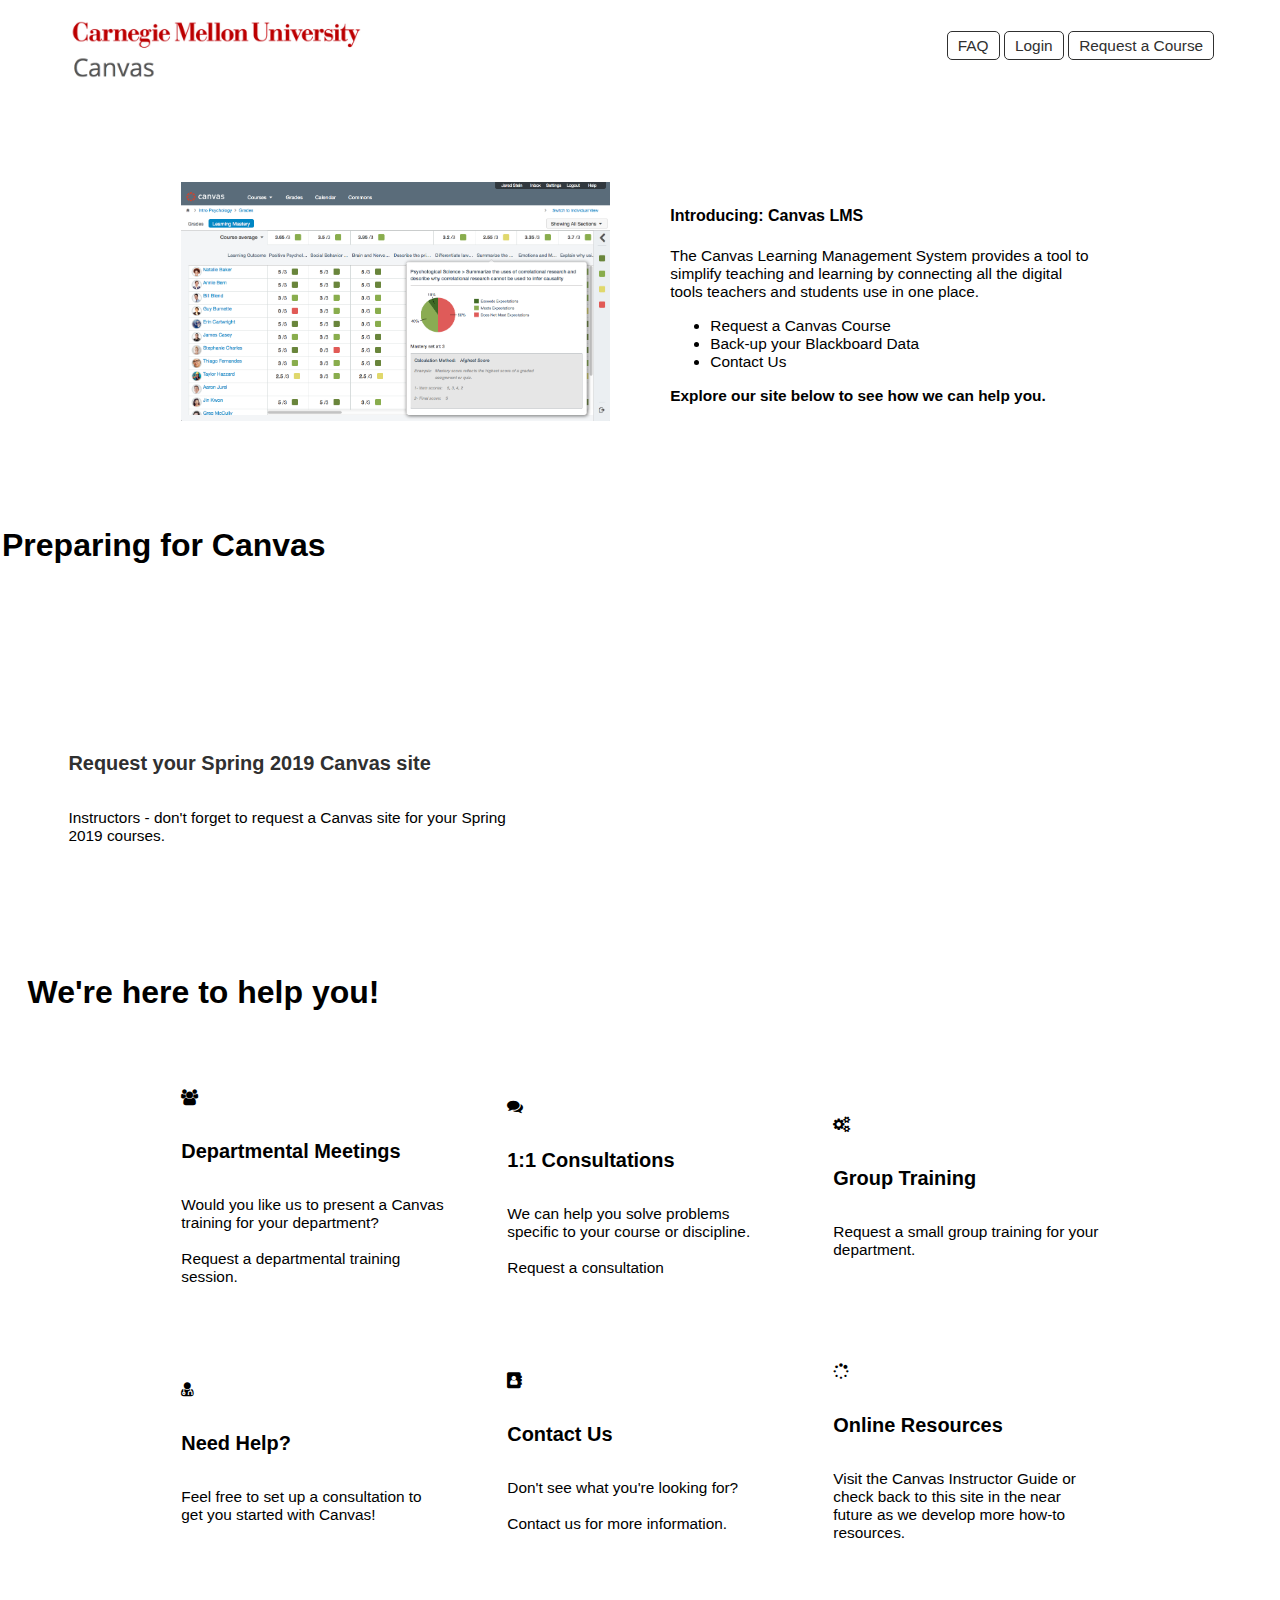
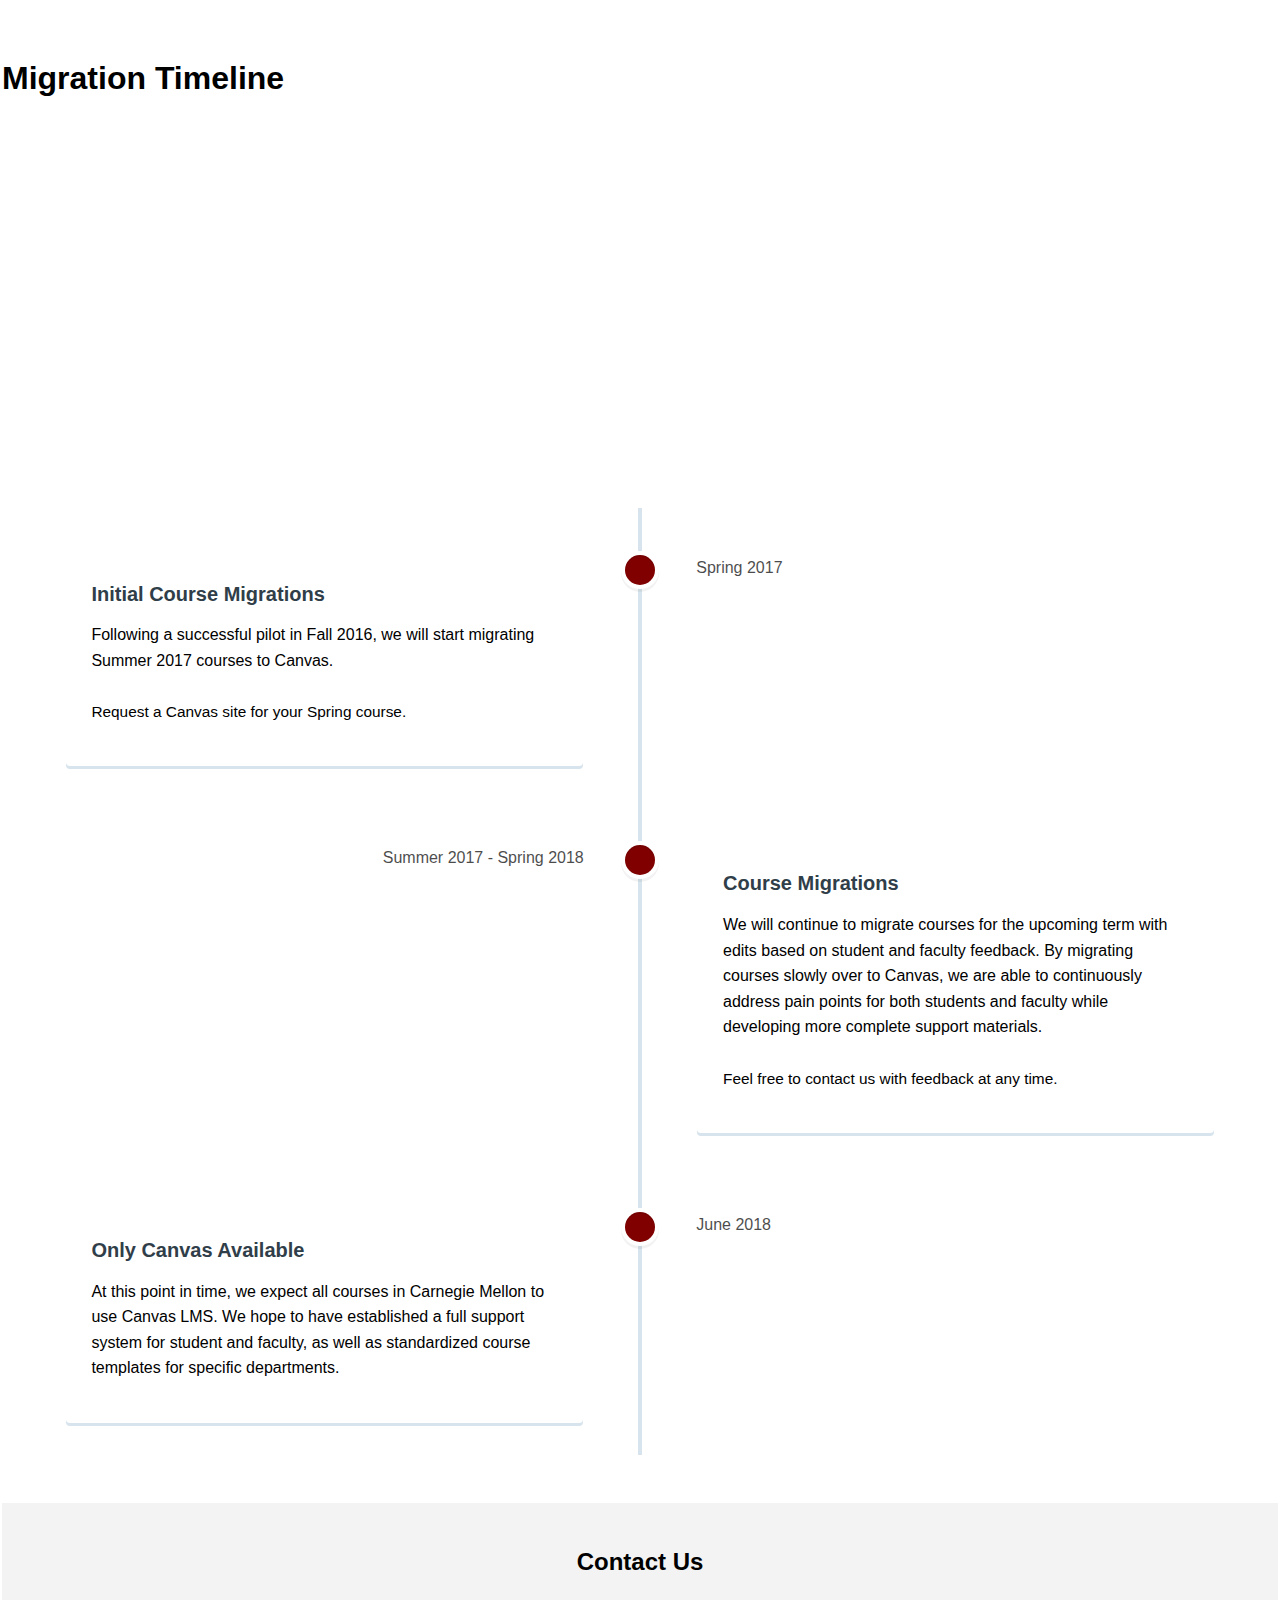
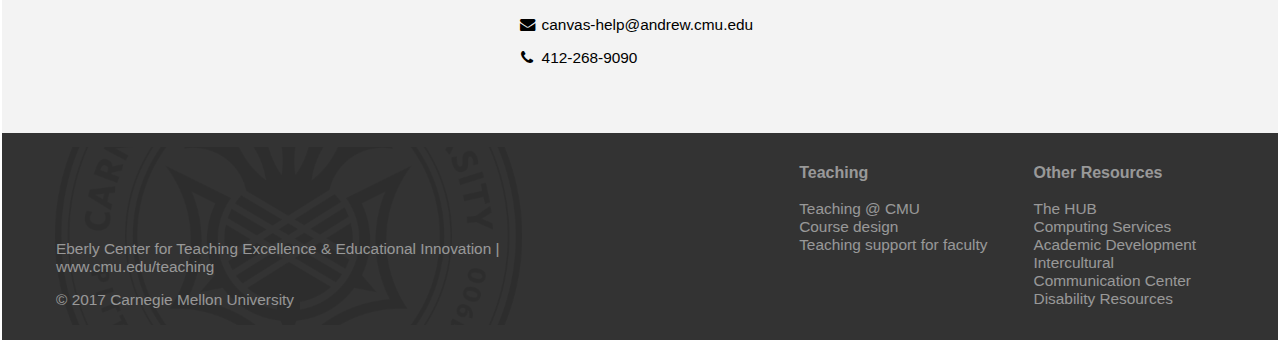
<file: index.html>
<!DOCTYPE html>
<html>
<head>
	<title>CMU Canvas</title>

	<meta charset="UTF-8">
	<meta name="description" content="A placeholder help website for Canvas use in courses at Carnegie Mellon University. Contact the CMU Eberly Center for help or more details.">
	<meta name="keywords" content="education, university, higher education, help, canvas, learning management system, lms, carnegie mellon university, eberly center">
  <meta name="author" content="http://seanpark.xyz">
  <meta name="viewport" content="width=device-width, initial-scale=1.0">

	<link rel="icon" href="./icons/favicon.ico" />
	<link rel="stylesheet" href="css/timeline.css"> <!-- Resource style -->
	<link rel="stylesheet" type="text/css" href="css/styles.css">
	<link rel="stylesheet" type="text/css" href="css/responsive.css">
	<link rel="stylesheet" type="text/css" href="css/button.css">
	<link rel="stylesheet" type="text/css" href="css/font-sizes.css">
	<link rel="stylesheet" href="css/font-awesome.min.css">
	
	<!-- Google Analytics Tracker -->
	<script>
	  (function(i,s,o,g,r,a,m){i['GoogleAnalyticsObject']=r;i[r]=i[r]||function(){
	  (i[r].q=i[r].q||[]).push(arguments)},i[r].l=1*new Date();a=s.createElement(o),
	  m=s.getElementsByTagName(o)[0];a.async=1;a.src=g;m.parentNode.insertBefore(a,m)
	  })(window,document,'script','https://www.google-analytics.com/analytics.js','ga');

	  ga('create', 'UA-34625822-6', 'auto');
	  ga('send', 'pageview');

	</script>

</head>
<body>
	<header>
		<nav>
			<ul id="nav-buttons">
			  <li id="cmu-logo"><img src="images/cmu_canvas_logo.png" /></li>
                          <li><a class="btn" href="faqs/index.html">FAQ</a></li>
			  <li><a class="btn" href="https://cmu.instructure.com">Login</a></li>
			  <li><a class="btn" href="https://requests.eberly.cmu.edu">Request a Course</a></li>
			</ul>	
		</nav>
	</header>
	

	<div id="home-banner">
	
		<div class="announcement">
			<h5>
				Request your Spring 2019 Canvas site
			</h5>
			<p>
				Instructors - don't forget to <a href="https://requests.eberly.cmu.edu">request a Canvas site</a> for your Spring 2019 courses.
			</p>
		</div>
	</div>

	<main>
		<section id="intro">
			<table>
				<tr>
					<td>
						<img src="images/canvas.png" alt="Welcome to Canvas!">
					</td>
					<td>
						<h4>Introducing: Canvas LMS</h4>
						<p>
							The Canvas Learning Management System provides a tool to simplify teaching and learning by connecting all the digital tools teachers and students use in one place.
						</p>
						<ul>
							<li><a href="https://requests.eberly.cmu.edu">Request a Canvas Course</a></li>
							<li><a href="http://www.cmu.edu/blackboard/build/#export" target="_blank">Back-up your Blackboard Data</a></li>
							<li><a href="#contact-info">Contact Us</a></li>
						</ul>
						<p><b>
							Explore our site below to see how we can help you.
						</b></p>
					</td>
				</tr>
			</table>
		</section>
		<div class="banner">
			<h1>Preparing for Canvas</h1>
		</div> 
		<section id="help-summary">
			<h1>We're here to help you!</h1>
			<table>
				<tr>
					<td>
						<i class="fa fa-group" aria-hidden="true"></i>
						<h5>Departmental Meetings</h5>
						<p>
							Would you like us to present a Canvas training for your department?
							<br/><br/><a href="mailto:canvas-help@andrew.cmu.edu">Request a departmental training session.</a>
						</p>
					</td>
					<td>
						<i class="fa fa-comments" aria-hidden="true"></i>
						<h5>1:1 Consultations</h5>
						<p>
							We can help you solve problems specific to your course or discipline. 
							<br/><br/><a href="mailto:canvas-help@andrew.cmu.edu">Request a consultation</a>
						</p>
					</td>
					<td>
						<i class="fa fa-cogs" aria-hidden="true"></i>
						<h5>Group Training</h5>
						<p>
							<a href="mailto:canvas-help@andrew.cmu.edu">Request a small group training</a> for your department.
						</p>
					</td>
				</tr>
				<tr>
					<td>
						<i class="fa fa-user-md" aria-hidden="true"></i>
						<h5>Need Help?</h5>
						<p>
							Feel free to set up a consultation to get you started with Canvas!
						</p>
					</td>
					<td>
						<i class="fa fa-address-book" aria-hidden="true"></i>
						<h5>Contact Us</h5>
						<p>
							Don't see what you're looking for?<br/><br/> <a href="mailto: canvas-help@andrew.cmu.edu">Contact us for more information.</a>
						</p>
					</td>
					<td>
						<i class="fa fa-spinner" aria-hidden="true"></i>
						<h5>Online Resources</h5>
						<p>
							Visit the <a href="Canvas QuickStart-version0717.pdf" target="_blank">Canvas Instructor Guide</a> or check back to this site in the near future as we develop more how-to resources.
						</p>
					</td>
				</tr>
			</table>
		</section>
		<div class="banner">
			<h1>Migration Timeline</h1>
		</div>
		<section id="cd-timeline" class="cd-container">
			<div class="cd-timeline-block">
				<div class="cd-timeline-img cd-circle">					
				</div> <!-- cd-timeline-img -->

				<div class="cd-timeline-content">
					<h2>Initial Course Migrations</h2>
					<p> 
						Following a successful pilot in Fall 2016, we will start migrating Summer 2017 courses to Canvas.<br/><br/>
						<a href="https://requests.eberly.cmu.edu/courses/canvas">Request a Canvas site for your Spring course.</a>
					</p>
					<span class="cd-date">Spring 2017</span>
				</div> <!-- cd-timeline-content -->
			</div> <!-- cd-timeline-block -->

			<div class="cd-timeline-block">
				<div class="cd-timeline-img cd-circle">
				</div> <!-- cd-timeline-img -->

				<div class="cd-timeline-content">
					<h2>Course Migrations</h2>
					<p>
						We will continue to migrate courses for the upcoming term with edits based on student and faculty feedback. By migrating courses slowly over to Canvas, we are able to continuously address pain points for both students and faculty while developing more complete support materials. <br/><br/><a href="">Feel free to contact us with feedback at any time.</a>
					</p>
					<span class="cd-date">Summer 2017 - Spring 2018</span>
				</div> <!-- cd-timeline-content -->
			</div> <!-- cd-timeline-block -->

			<div class="cd-timeline-block">
				<div class="cd-timeline-img cd-circle">
				</div> <!-- cd-timeline-img -->

				<div class="cd-timeline-content">
					<h2>Only Canvas Available</h2>
					<p>
						At this point in time, we expect all courses in Carnegie Mellon to use Canvas LMS. We hope to have established a full support system for student and faculty, as well as standardized course templates for specific departments.
					</p>
					<span class="cd-date">June 2018</span>
				</div> <!-- cd-timeline-content -->
			</div> <!-- cd-timeline-block -->
		</section> <!-- cd-timeline -->

		<section id="contact-info">
			<h2>Contact Us</h2>
			<ul>
				<li>
					<p>
						<i class="fa fa-fw fa-envelope" aria-hidden="true"></i>
						<a href="mailto:canvas-help@andrew.cmu.edu">canvas-help@andrew.cmu.edu</a>
					</p>
				</li>
				<li>
					<p>
						<i class="fa fa-fw fa-phone" aria-hidden="true"></i>
						412-268-9090
					</p>
				</li>
			</ul>
		</section>
	</main>

	<footer>
		<table>
			<tr>
				<td id="copyright" colspan="2">
					<p>
						<a href="http://www.eberly.cmu.edu/">Eberly Center for Teaching Excellence & Educational Innovation</a> | <a href="http://www.cmu.edu/teaching/" target="_blank">www.cmu.edu/teaching</a>
					</p>
					<p>
						© 2017 Carnegie Mellon University
					</p>
				</td>
				<td>

				</td>
				<td>
					<ul>
						<li><b>Teaching</b></li>
						<br/>
						<li><a href="http://www.cmu.edu/teaching/">Teaching @ CMU</a></li>
						<li><a href="http://www.cmu.edu/teaching/designteach/">Course design</a></li>
						<li><a href="http://eberly.cmu.edu/services/faculty">Teaching support for faculty</a></li>
						<!--<li><a>Request a Consultation</a></li>-->
					</ul>
				</td>
				<td>
					<ul>
						<li><b>Other Resources</b></li>
						<br/>
						<li><a href="http://www.cmu.edu/hub/">The HUB</a></li>
						<li><a href="http://www.cmu.edu/computing/">Computing Services</a></li>
						<li><a href="http://www.cmu.edu/acadev/">Academic Development</a></li>
						<li><a href="http://www.cmu.edu/icc/">Intercultural Communication Center</a></li>
						<li><a href="https://www.cmu.edu/hr/eos/disability/">Disability Resources</a></li>
					</ul>
				</td>
			</tr>
		</table>
	</footer>

	<script
  src="https://code.jquery.com/jquery-3.2.1.min.js"
  integrity="sha256-hwg4gsxgFZhOsEEamdOYGBf13FyQuiTwlAQgxVSNgt4="
  crossorigin="anonymous"></script>
	<script type="text/javascript">
		$(document).ready(function(){
			$('a[href^="#"]').on('click',function (e) {
			    e.preventDefault();

			    var target = this.hash;
			    var $target = $(target);

			    $('html, body').stop().animate({
			        'scrollTop': $target.offset().top
			    }, 900, 'swing', function () {
			        window.location.hash = target;
			    });
			});
		});
	</script>

</body>
</html>
</file>
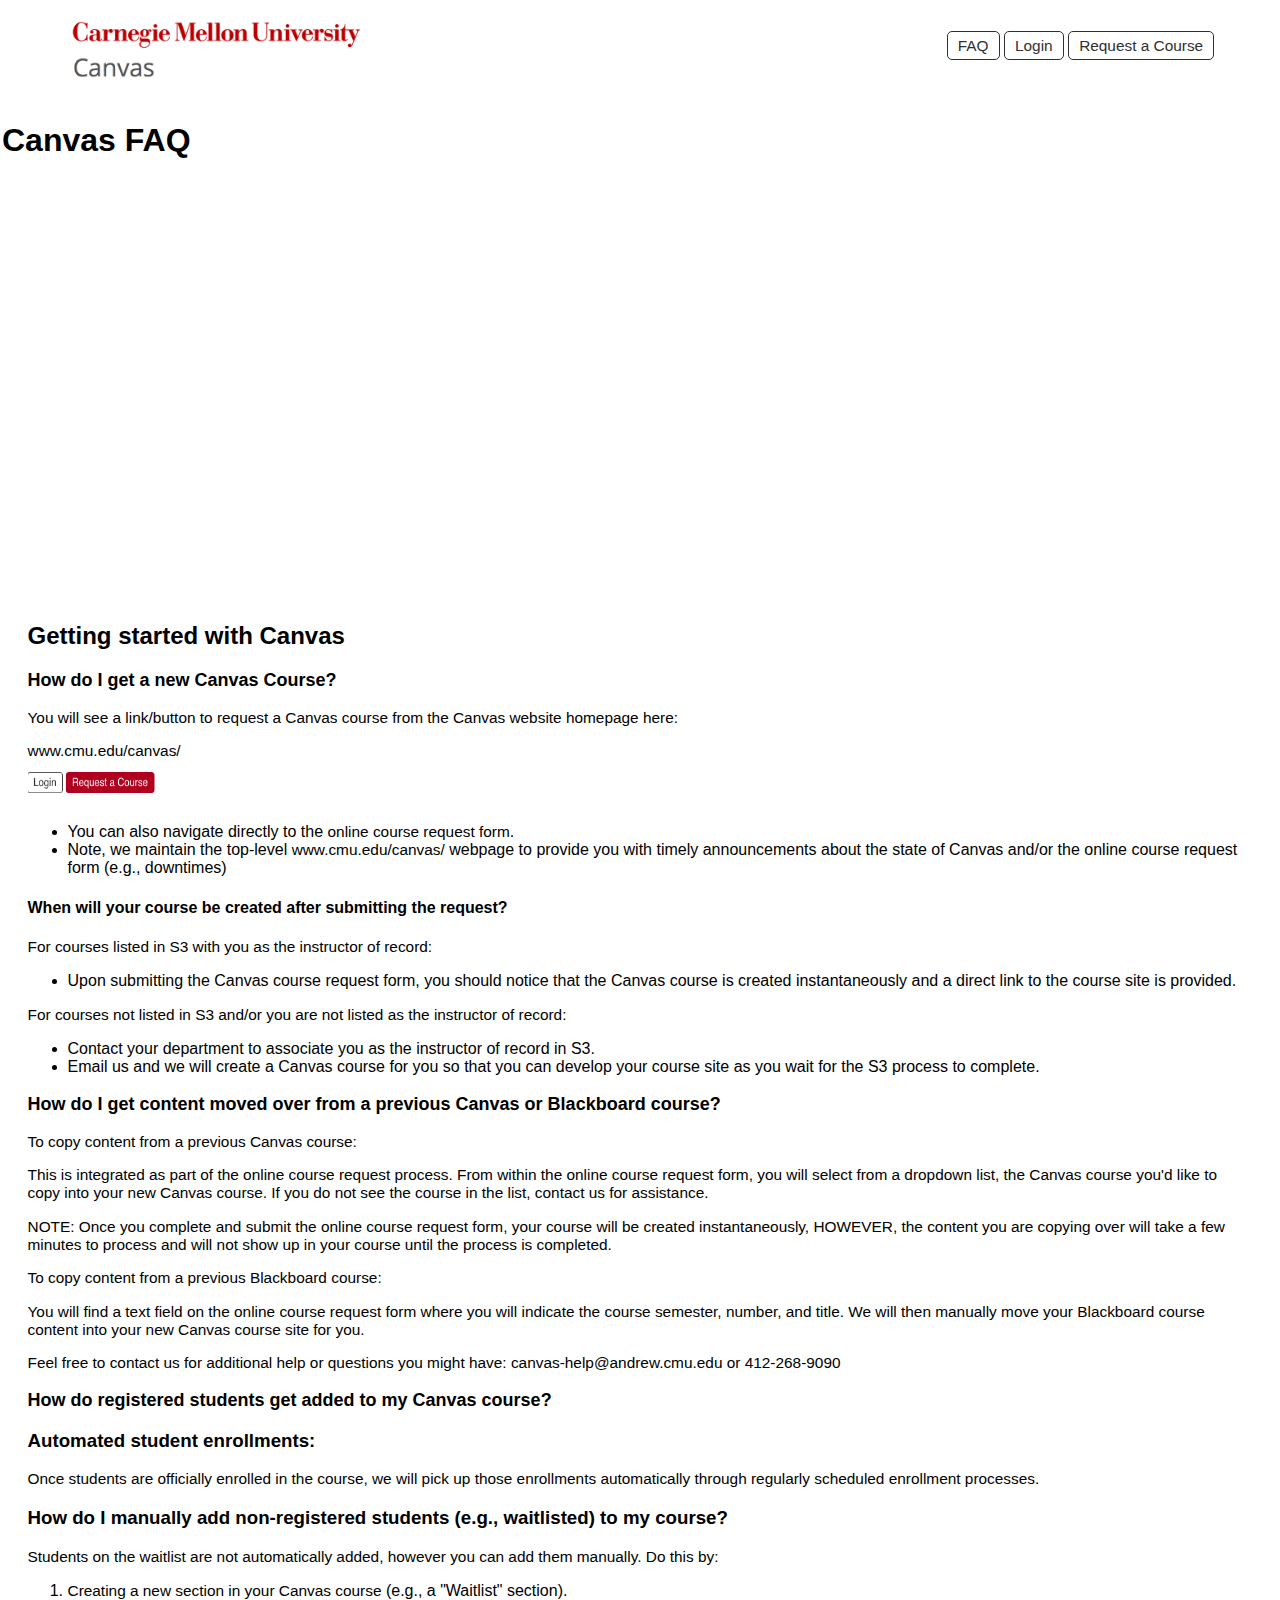
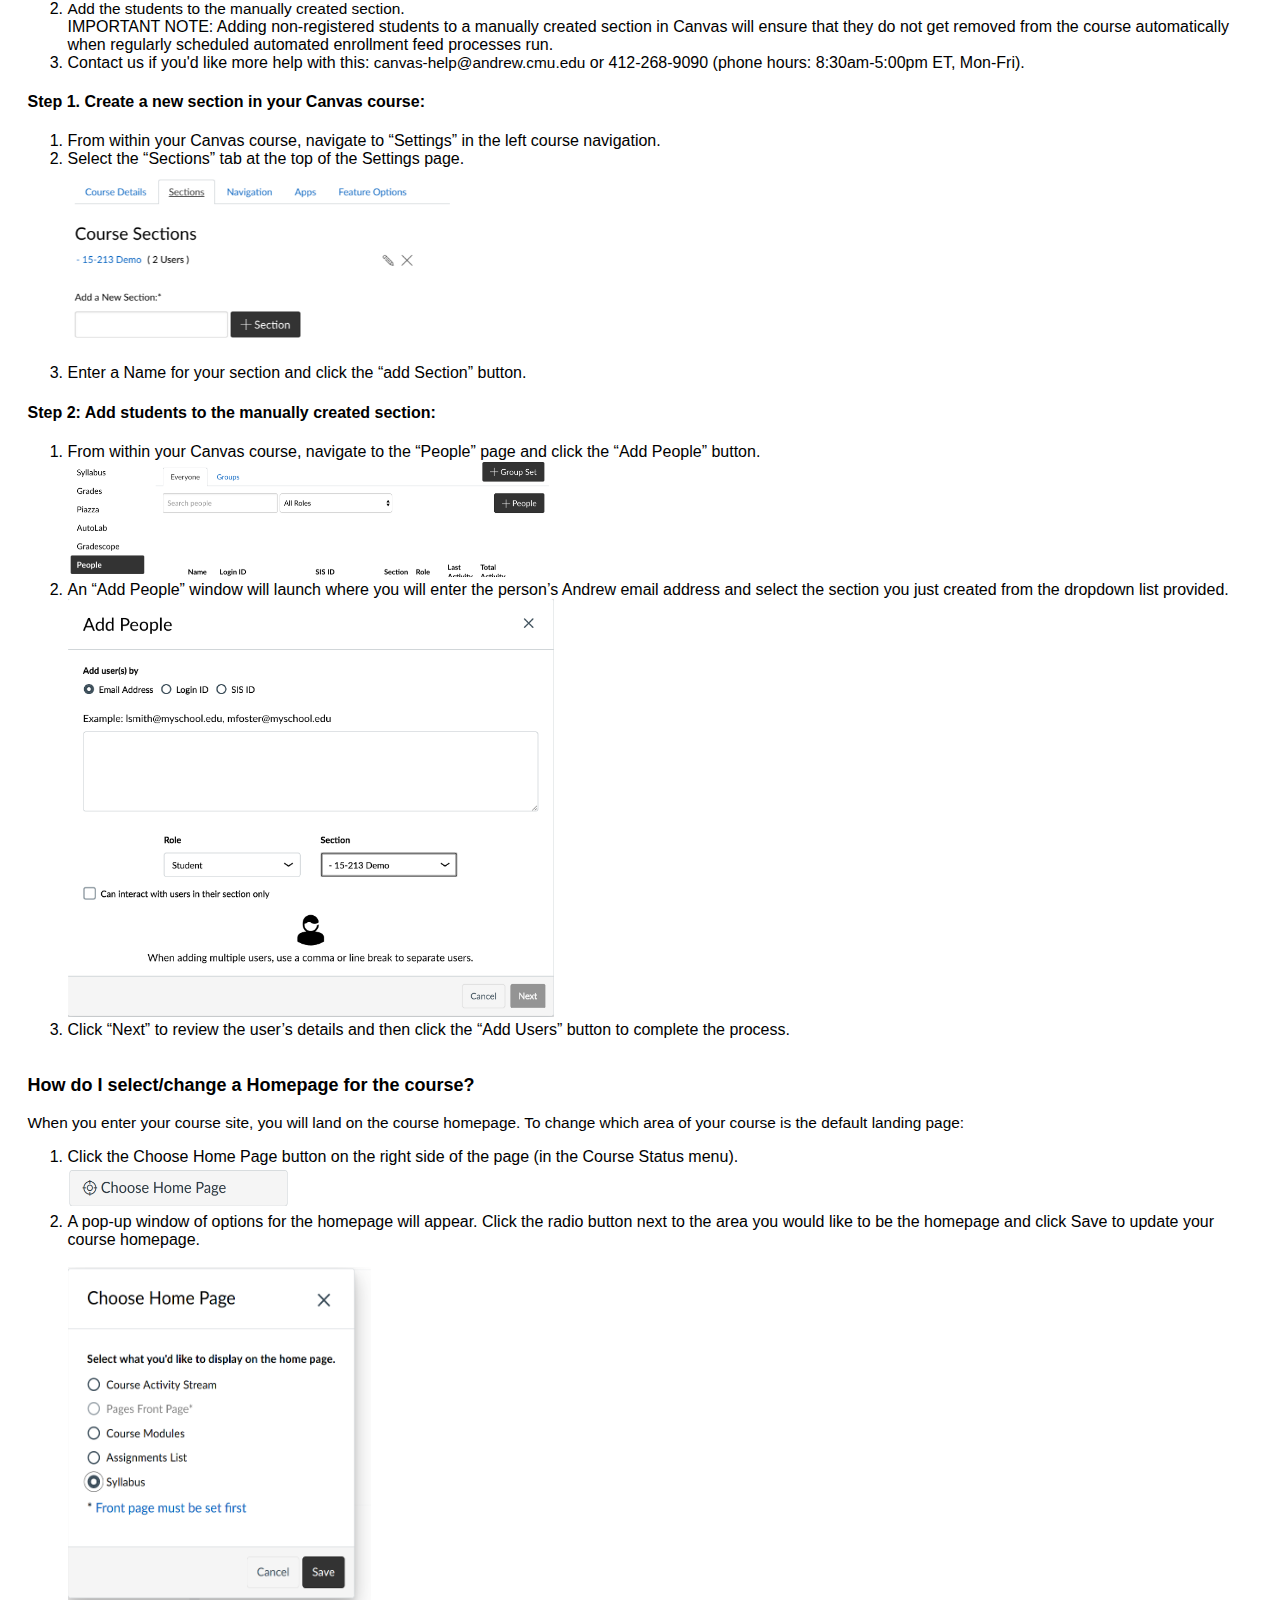
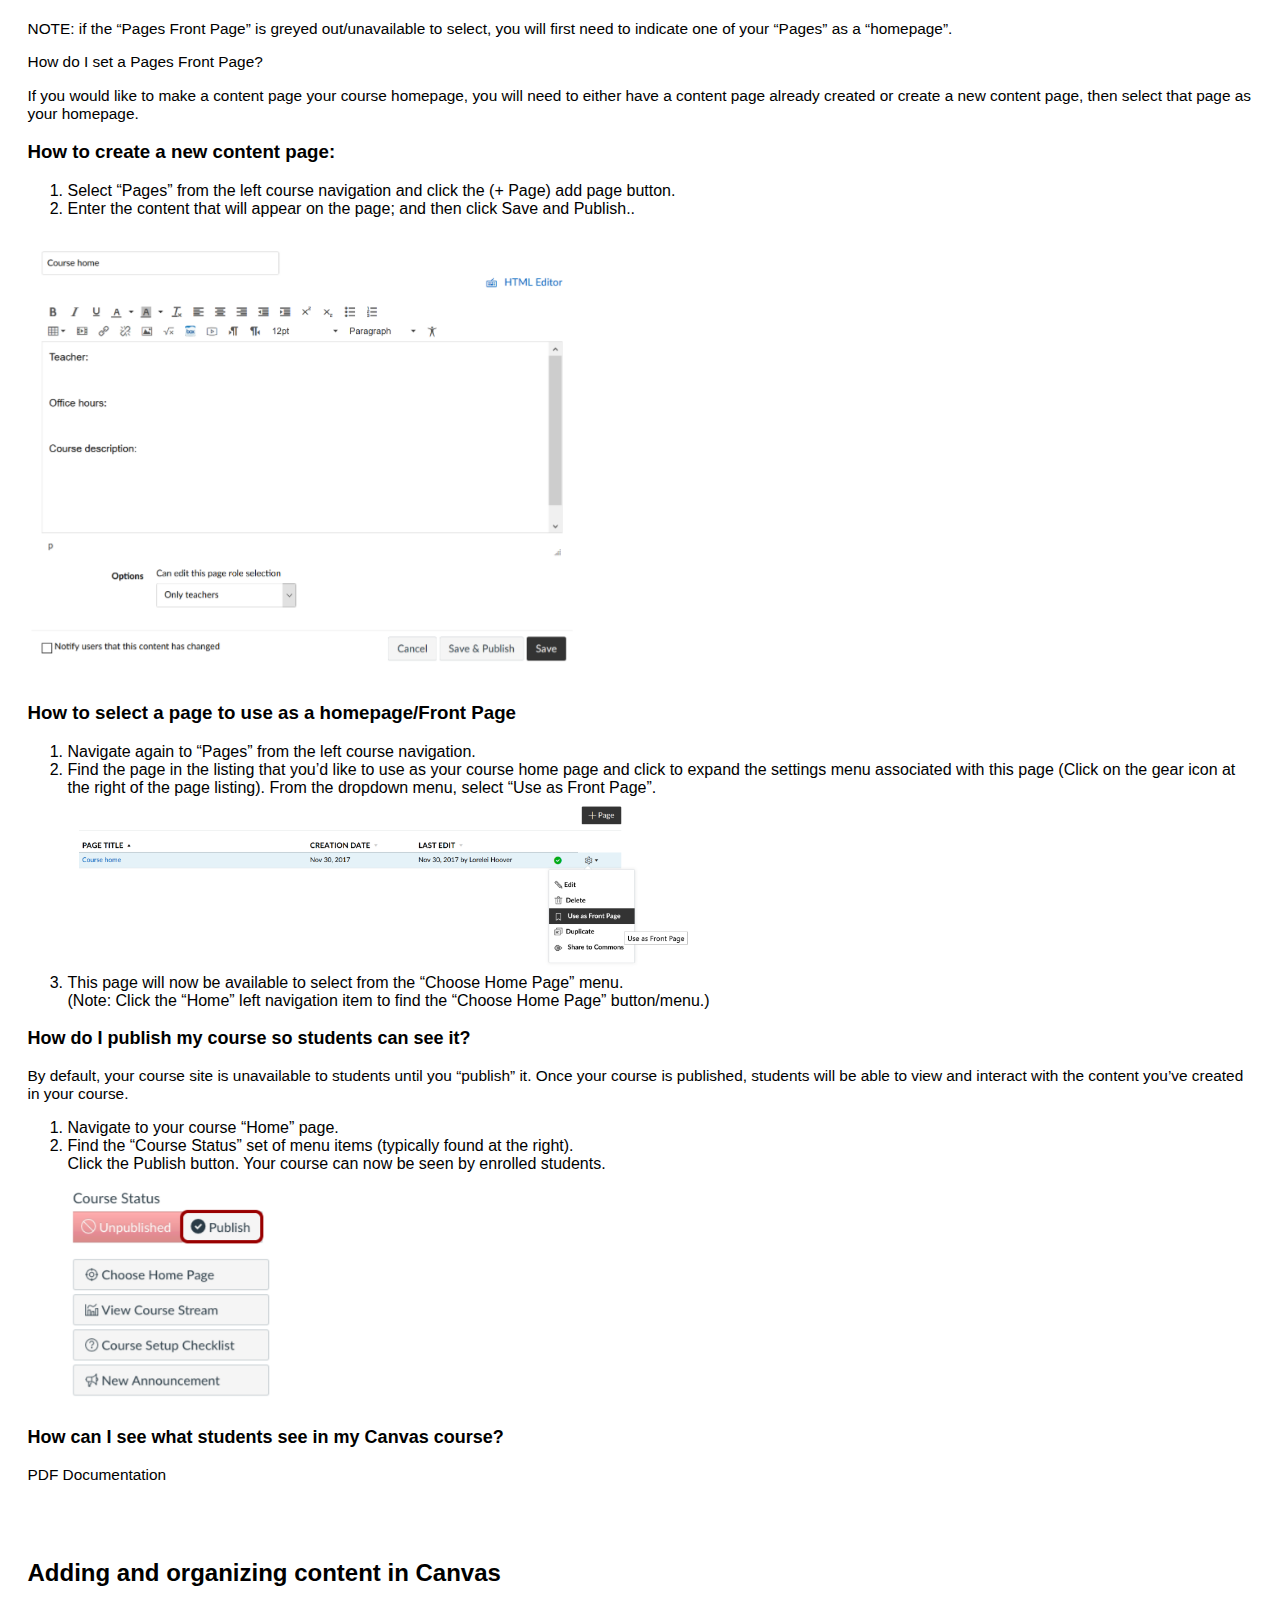
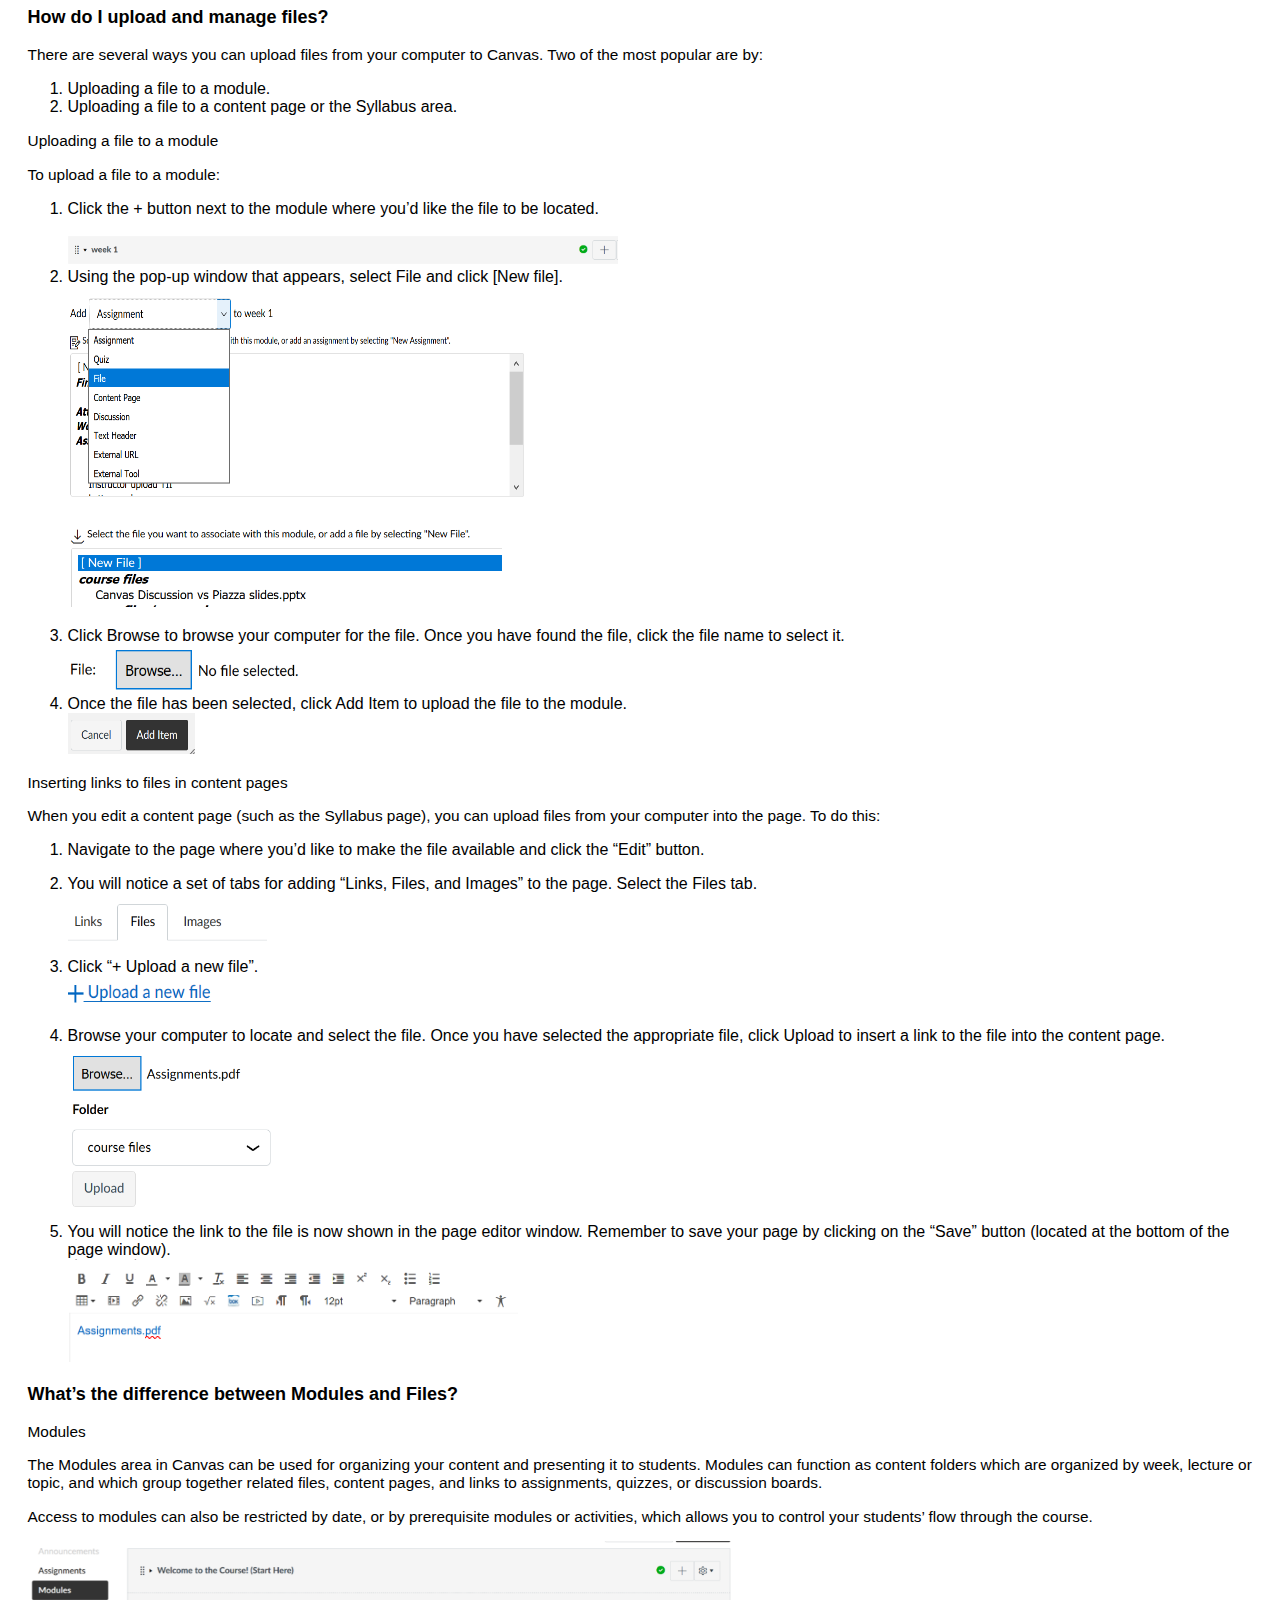
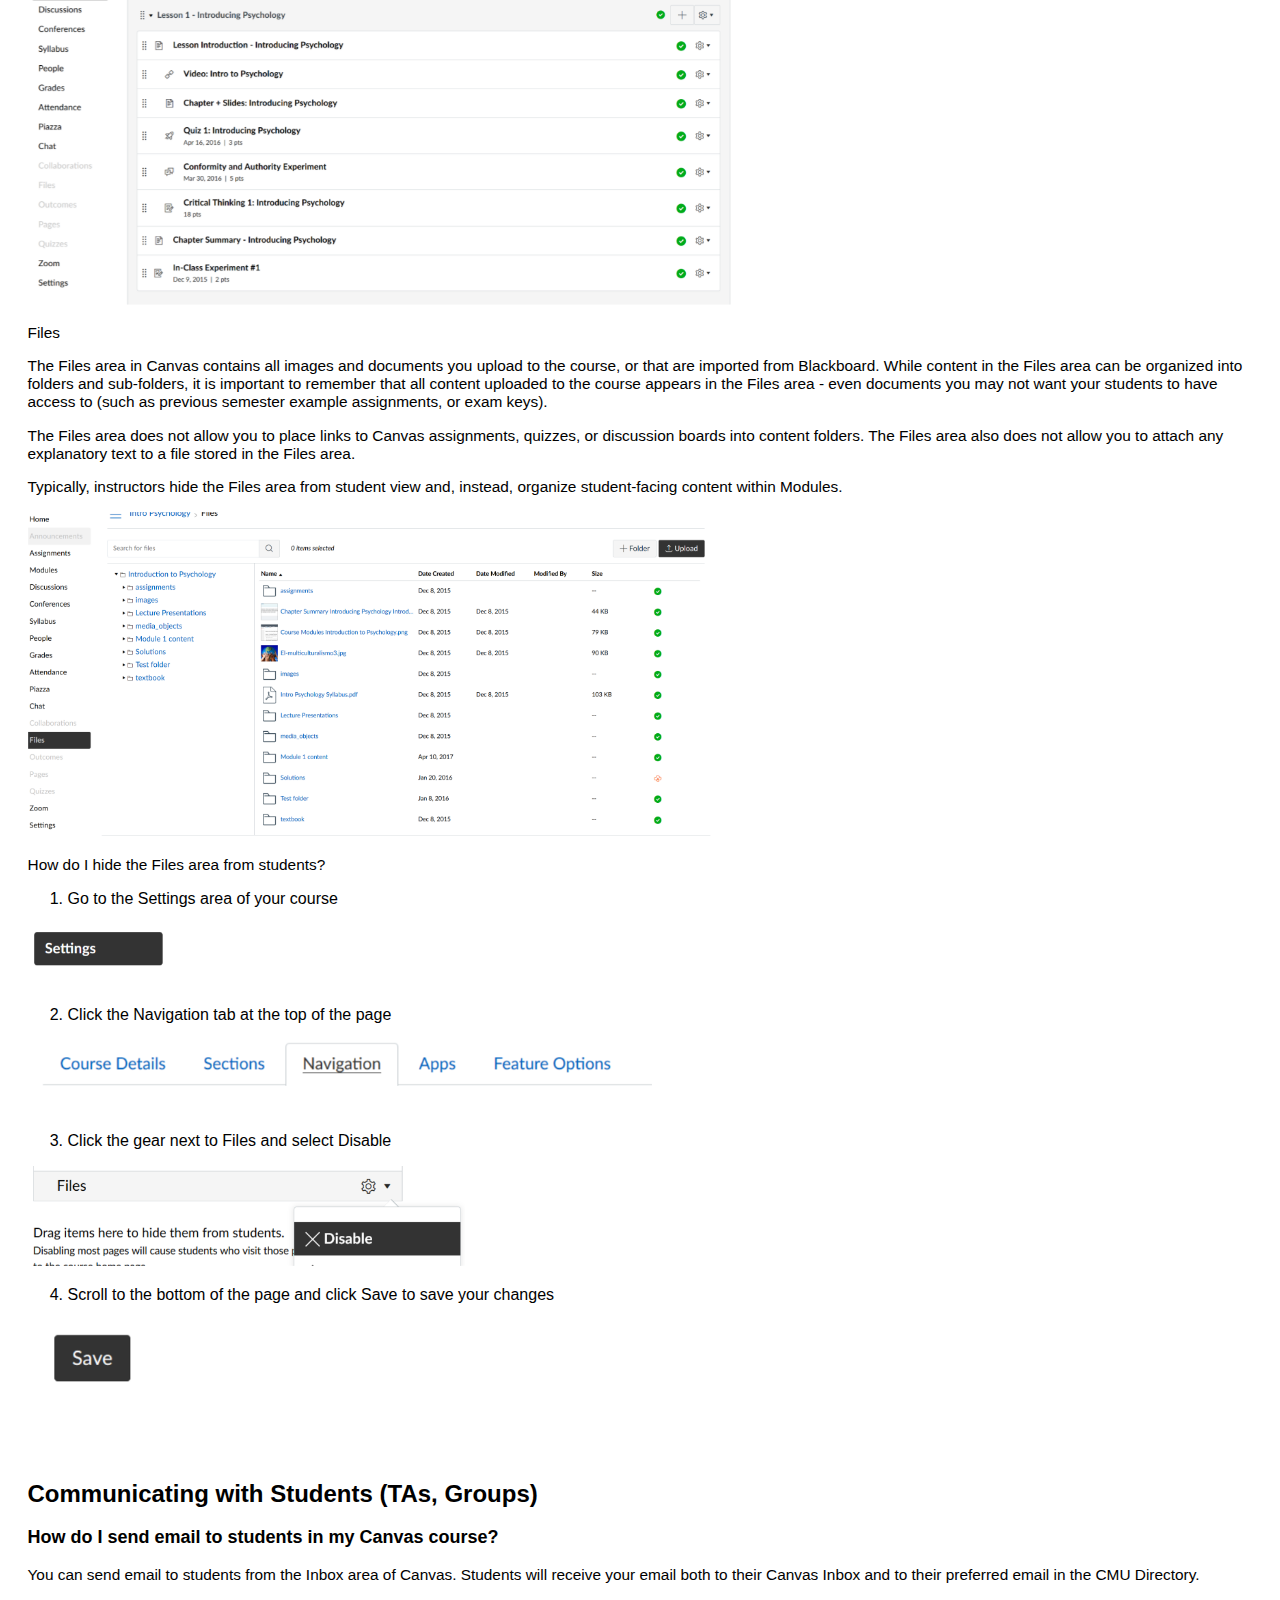
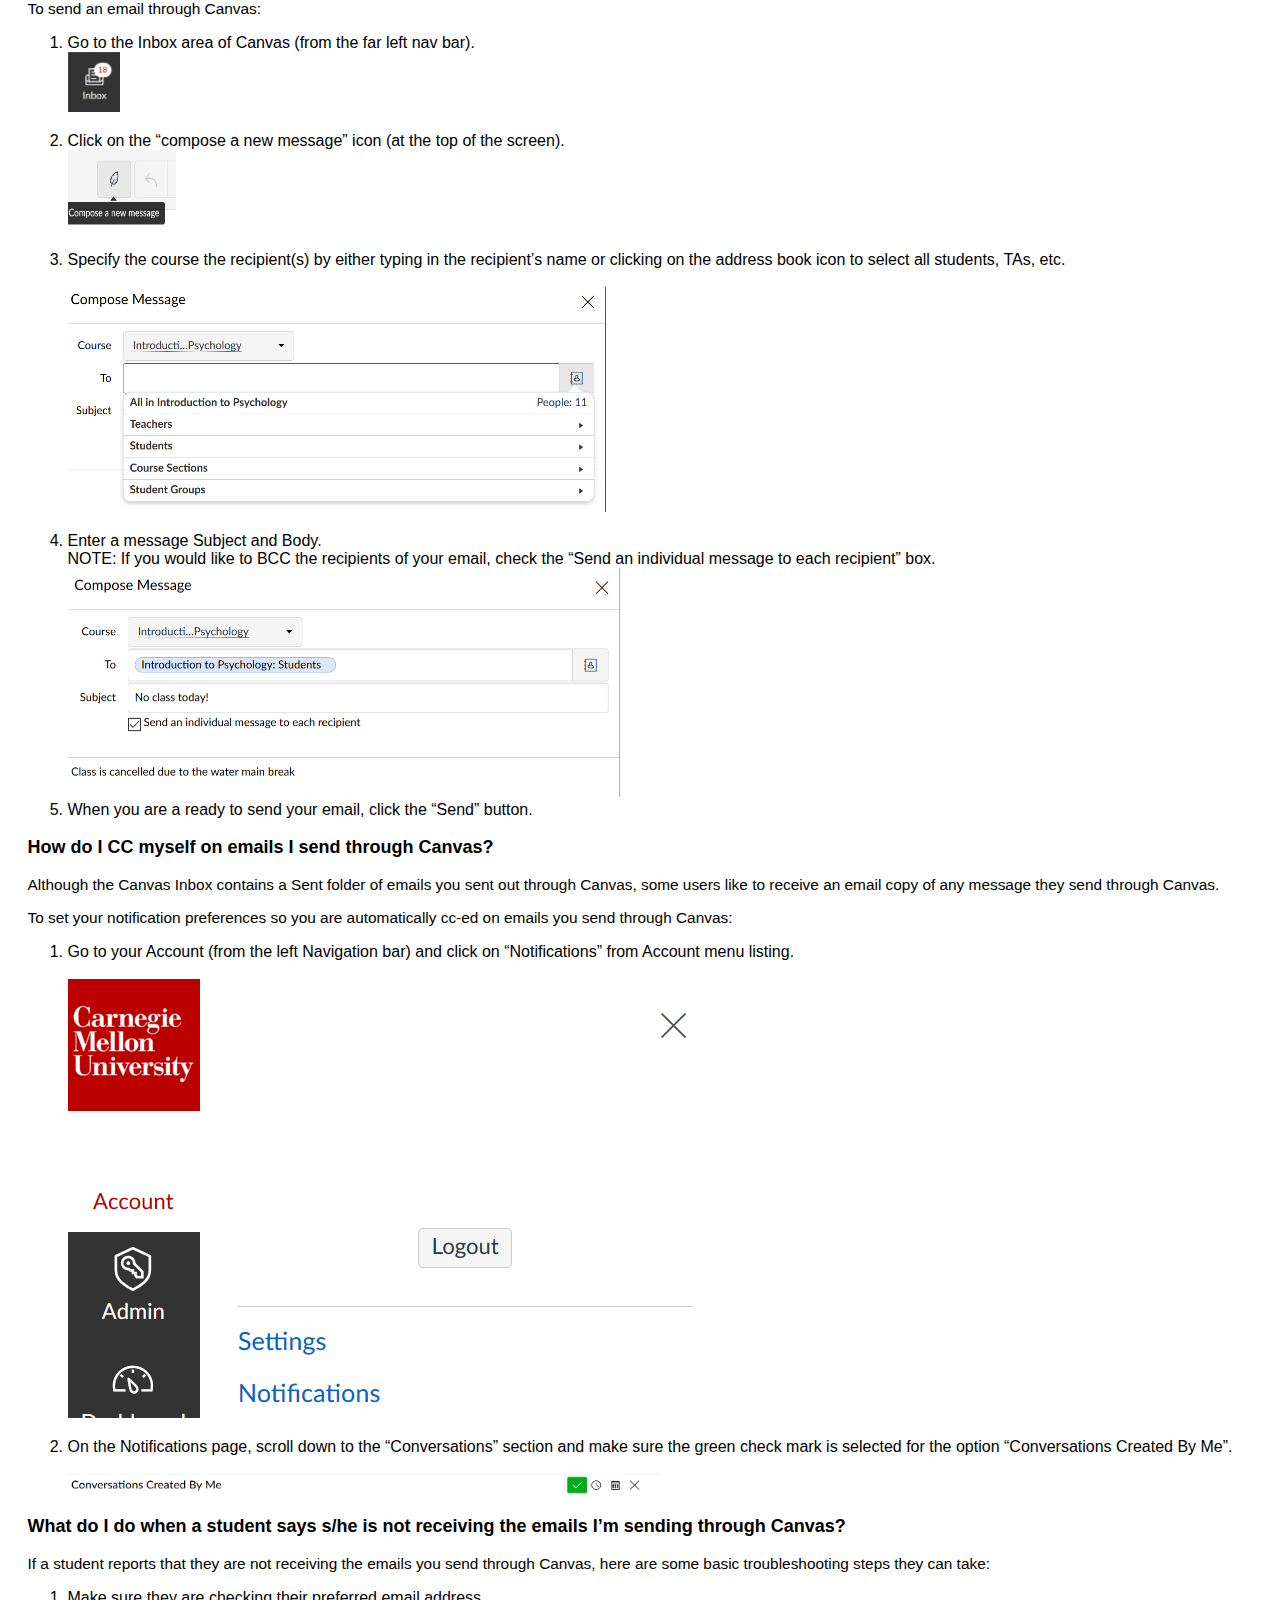
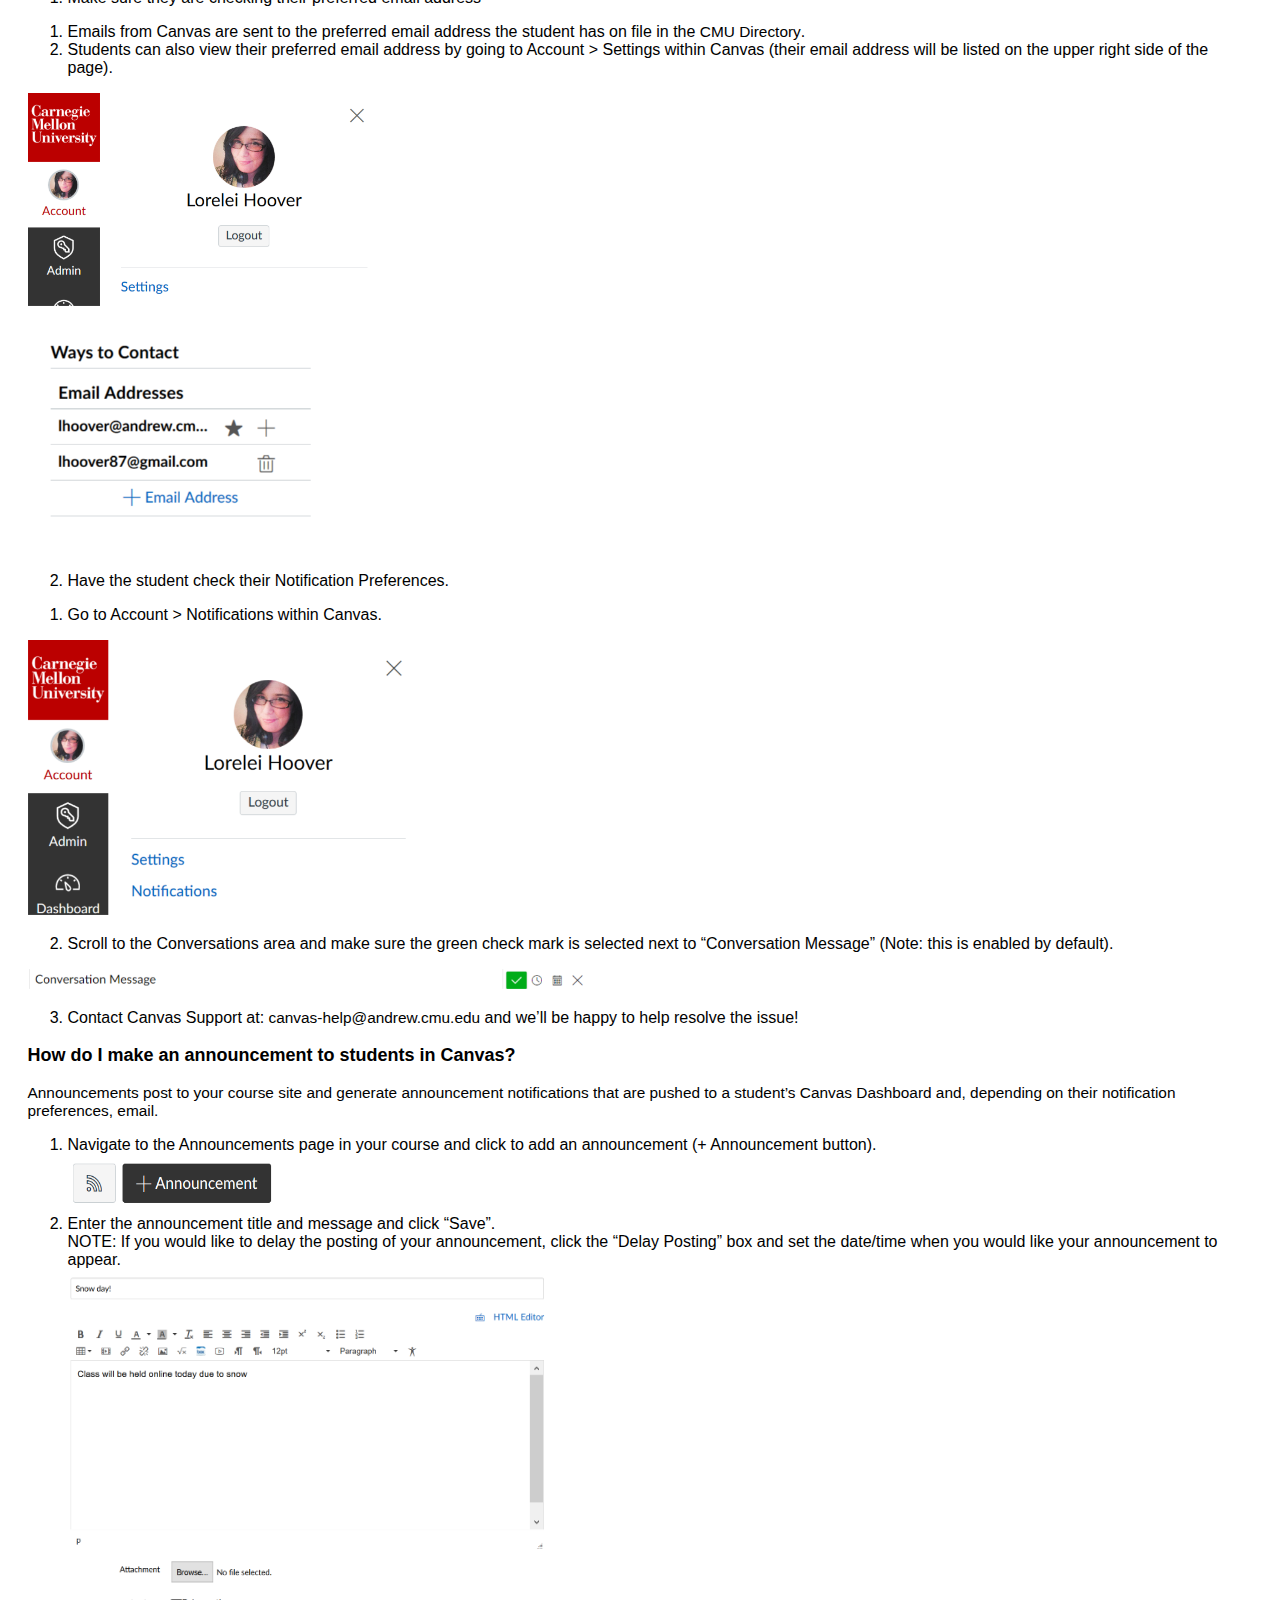
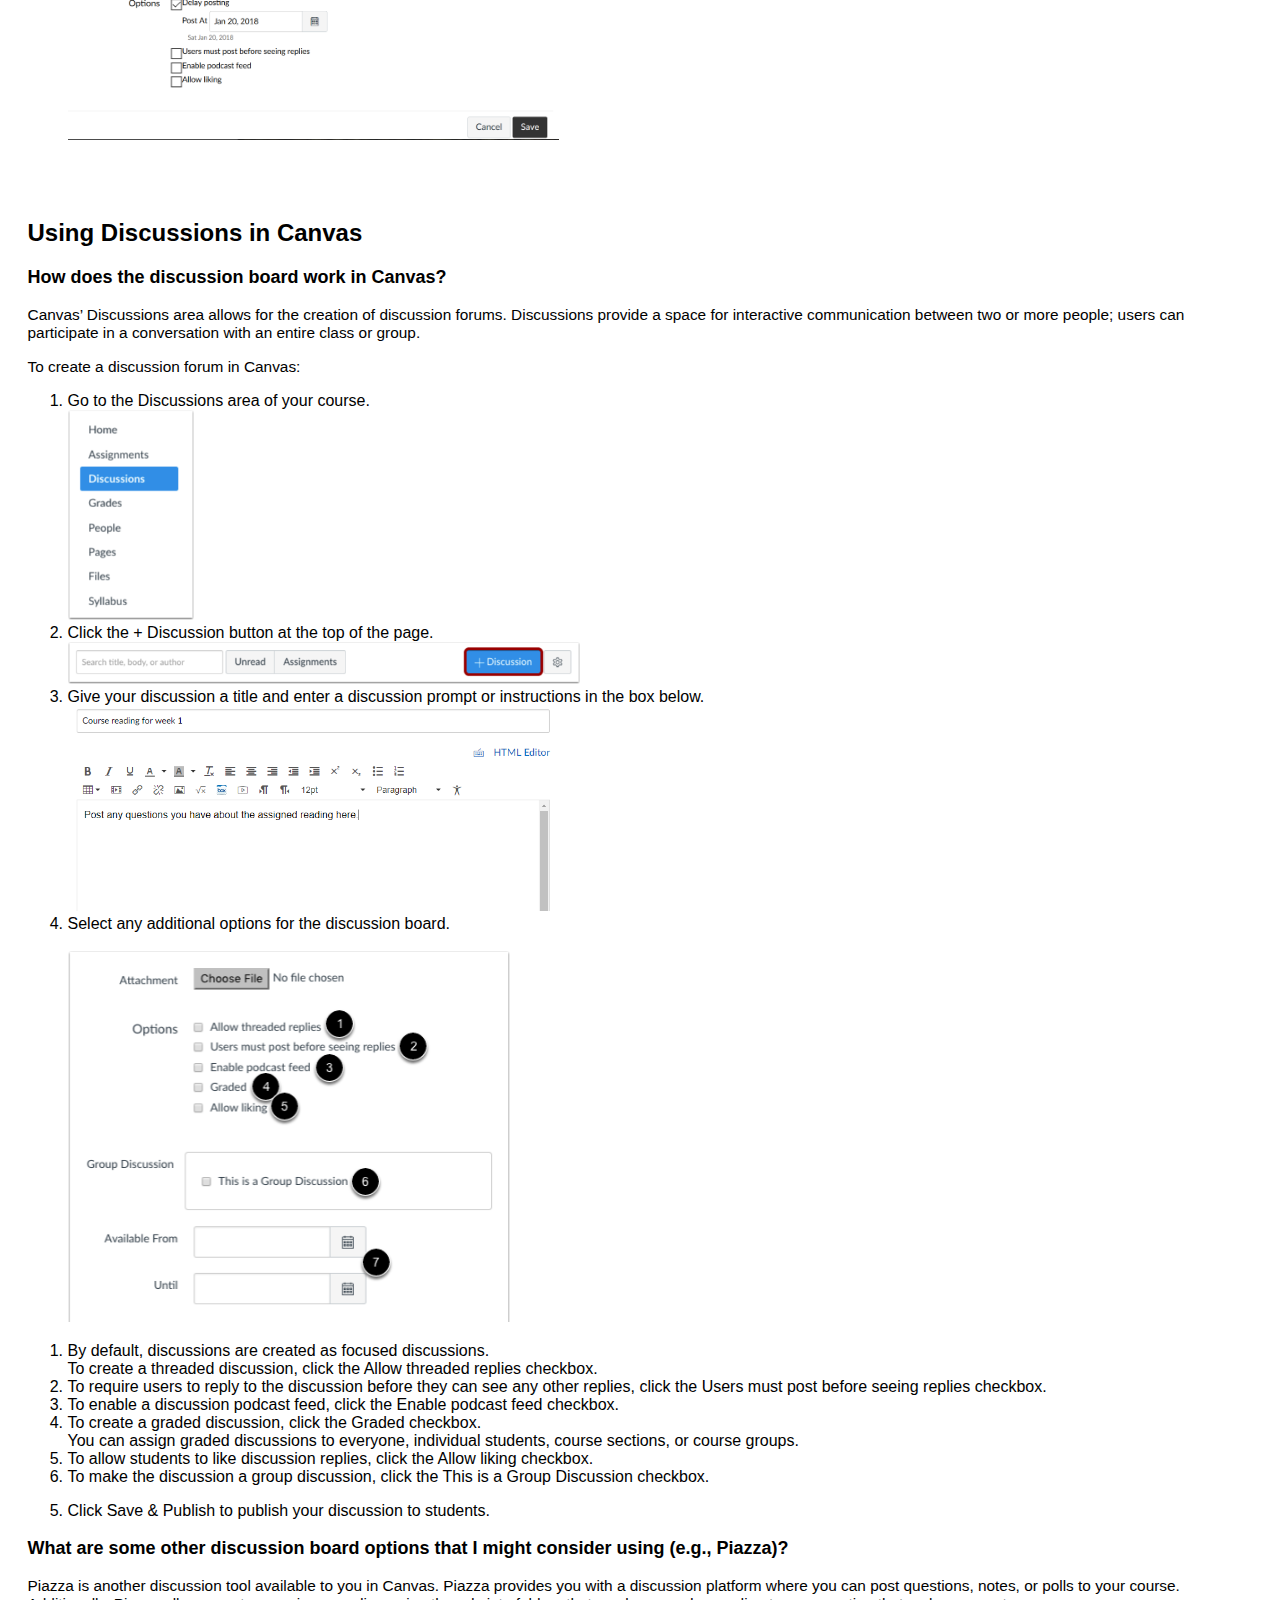
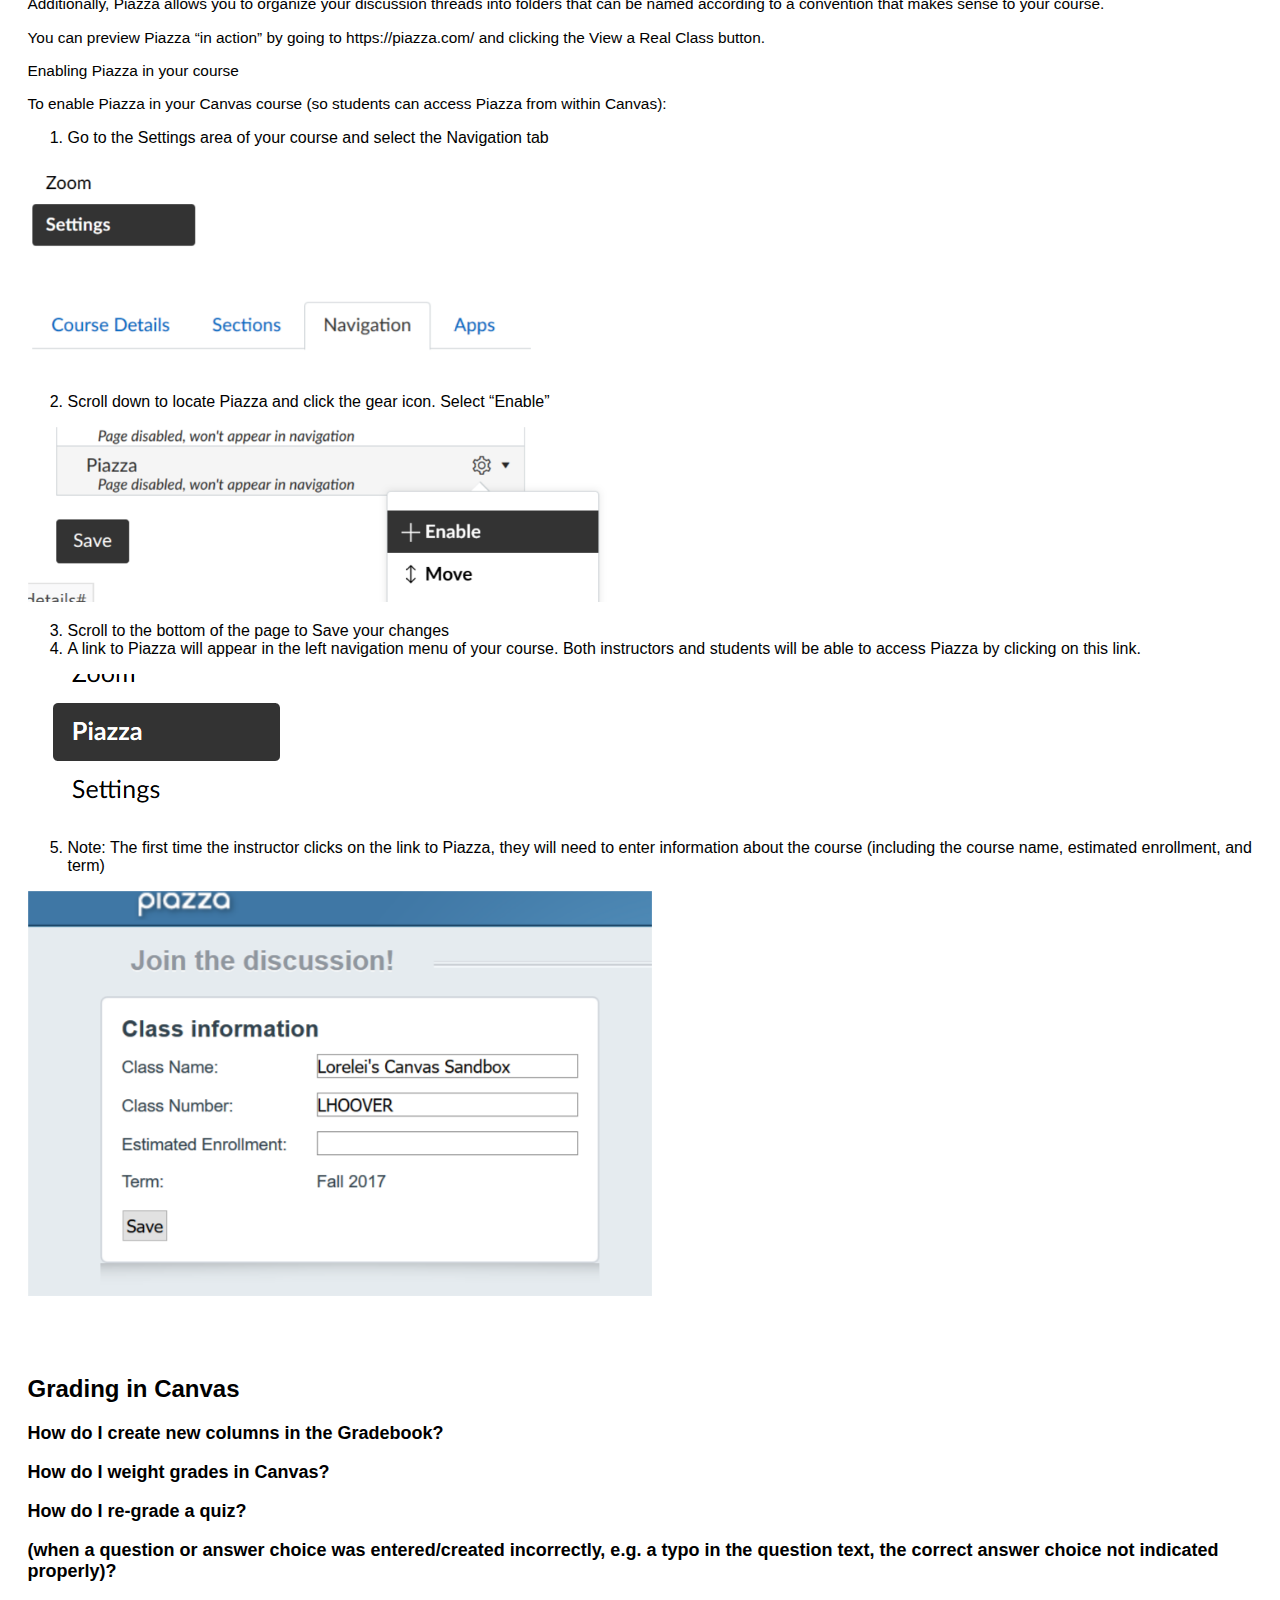
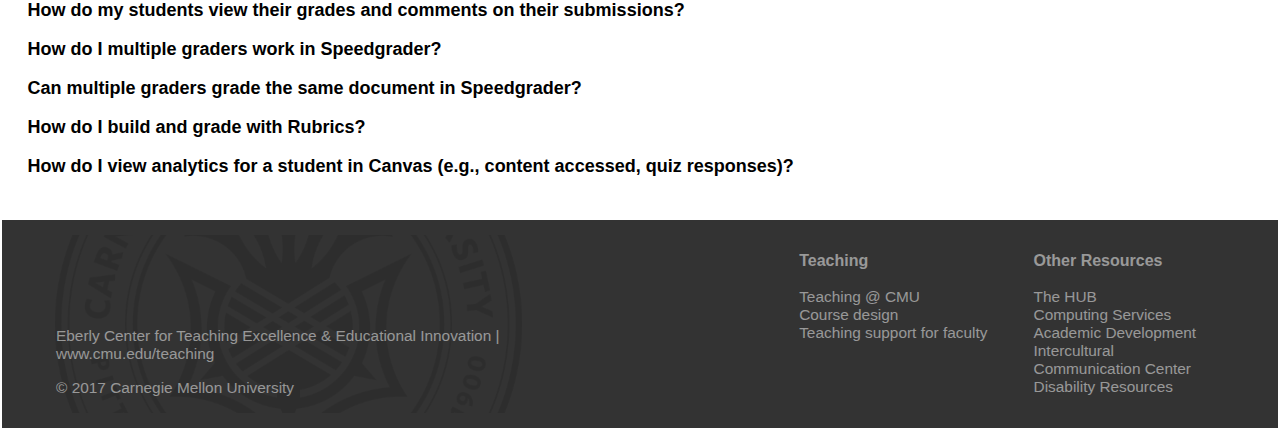
<file: faq.html>
<!DOCTYPE html>
<html>
<head>
	<title>CMU Canvas</title>

	<meta charset="UTF-8">
	<meta name="description" content="A placeholder help website for Canvas use in courses at Carnegie Mellon University. Contact the CMU Eberly Center for help or more details.">
	<meta name="keywords" content="education, university, higher education, help, canvas, learning management system, lms, carnegie mellon university, eberly center">
  <meta name="author" content="http://seanpark.xyz">
  <meta name="viewport" content="width=device-width, initial-scale=1.0">

	<link rel="icon" href="./icons/favicon.ico" />
	<link rel="stylesheet" type="text/css" href="css/styles.css">
	<link rel="stylesheet" type="text/css" href="css/responsive.css">
	<link rel="stylesheet" type="text/css" href="css/button.css">
	<link rel="stylesheet" type="text/css" href="css/font-sizes.css">
	<link rel="stylesheet" href="css/font-awesome.min.css">
	
	<!-- Google Analytics Tracker -->
	<script>
	  (function(i,s,o,g,r,a,m){i['GoogleAnalyticsObject']=r;i[r]=i[r]||function(){
	  (i[r].q=i[r].q||[]).push(arguments)},i[r].l=1*new Date();a=s.createElement(o),
	  m=s.getElementsByTagName(o)[0];a.async=1;a.src=g;m.parentNode.insertBefore(a,m)
	  })(window,document,'script','https://www.google-analytics.com/analytics.js','ga');

	  ga('create', 'UA-34625822-6', 'auto');
	  ga('send', 'pageview');

	</script>

        <style>
          a.question { width:100%; }
          div.answer { width:100%; }
          h2 { margin-top: 75px; }
        </style>

</head>
<body>
	<header>
		<nav>
			<ul id="nav-buttons">
			  <li id="cmu-logo"><img src="images/cmu_canvas_logo.png" /></li>
                          <li><a class="btn" href="faq.html">FAQ</a></li>
			  <li><a class="btn" href="https://cmu.instructure.com">Login</a></li>
			  <li><a class="btn" href="https://requests.eberly.cmu.edu">Request a Course</a></li>
			</ul>	
		</nav>
	</header>
	
	<main>
	  <div class="banner">
	    <h1>Canvas FAQ</h1>
	  </div>
          <section id="faqs">
            <h2>Getting started with Canvas</h2>
            <a class="question" href="#"><h3>How do I get a new Canvas Course?</h3></a>
            <div class="answer">
                <p class="c3 c5"></p>
  <p class="c3"><span class="c1">You will see a link/button to request a Canvas course from the Canvas website homepage here:</span></p>
  <p class="c3"><span class="c0"><a class="c4" href=
  "https://www.google.com/url?q=http://www.cmu.edu/canvas/&amp;sa=D&amp;ust=1512150596043000&amp;usg=AFQjCNGszLWYVxdYmXFU_VE3vHs0wCgynA">www.cmu.edu/canvas/</a></span><span class="c7"><br>
  </span><span style=
  "overflow: hidden; display: inline-block; margin: 0.00px 0.00px; border: 0.00px solid #000000; transform: rotate(0.00rad) translateZ(0px); -webkit-transform: rotate(0.00rad) translateZ(0px); width: 160.00px; height: 43.00px;"><img alt=""
  src="images/image1-3.png" style=
  "width: 194.00px; height: 43.00px; margin-left: -16.00px; margin-top: 0.00px; transform: rotate(0.00rad) translateZ(0px); -webkit-transform: rotate(0.00rad) translateZ(0px);"
  title=""></span></p>
  <ul class="c11 lst-kix_d7fwc8zcu8bk-0 start">
    <li class="c3 c6"><span class="c7">You can also navigate directly to the</span> <span class="c0"><a class="c4" href=
    "https://www.google.com/url?q=https://requests.eberly.cmu.edu/courses/canvas&amp;sa=D&amp;ust=1512150596044000&amp;usg=AFQjCNFNAaWBAZlLarK6hZ3lTDMzkE0Azw">online
    course request form</a></span><span class="c1">.</span></li>
    <li class="c3 c6"><span class="c7">Note, we maintain the top-level</span> <span class="c0"><a class="c4" href=
    "https://www.google.com/url?q=http://www.cmu.edu/canvas/&amp;sa=D&amp;ust=1512150596044000&amp;usg=AFQjCNFuP20zG-EGdeshovZJJFxVdh_4fA">www.cmu.edu/canvas/</a></span><span class="c1">&nbsp;webpage
    to provide you with timely announcements about the state of Canvas and/or the online course request form (e.g., downtimes)</span></li>
  </ul>
  <h4 class="c2" id="h.ai87xhvea329"><span class="c13">When will your course be created after submitting the request?</span></h4>
  <p class="c3"><span class="c9 c7">For courses listed in S3 with you as the instructor of record:</span></p>
  <ul class="c11 lst-kix_cumfx44p16vz-0 start">
    <li class="c3 c6"><span class="c7">U</span><span class="c1">pon submitting the Canvas course request form, you should notice that the Canvas course is
    created instantaneously and a direct link to the course site is provided.</span></li>
  </ul>
  <p class="c3 c5"></p>
  <p class="c3"><span class="c7 c9">For courses not listed in S3 and/or you are not listed as the instructor of record:</span></p>
  <ul class="c11 lst-kix_tstswmk4iuvu-0 start">
    <li class="c3 c6"><span class="c1">Contact your department to associate you as the instructor of record in S3.</span></li>
    <li class="c3 c6"><span class="c8">Email us</span><span class="c1">&nbsp;and we will create a Canvas course for you so that you can develop your course
    site as you wait for the S3 process to complete.</span></li>
  </ul>
  <p class="c3 c5"></p>

            </div>
            <a class="question" href="#"><h3>How do I get content moved over from a previous Canvas or Blackboard course?</h3></a>
            <div class="answer">

<p class="c1 c2"></p>
  <p class="c1"><span class="c3 c10">To copy content from a previous Canvas course:</span></p>
  <p class="c1"><span class="c6">This is integrated as part of the</span> <span class="c0"><a class="c11" href=
  "https://www.google.com/url?q=https://requests.eberly.cmu.edu/courses/canvas&amp;sa=D&amp;ust=1512151679989000&amp;usg=AFQjCNH06lcSWQ6es3AOtP4DvMHDte7jNg">online
  course request process</a></span><span class="c6">. From within the online course request form, you will</span> <span class="c6">select from a dropdown
  list</span><span class="c8 c6">, the Canvas course you'd like to copy into your new Canvas course. If you
  do not see the course in the list, contact us for assistance.</span></p>
  <p class="c1 c2"></p>
  <p class="c1"><span class="c3">NOTE:</span> <span class="c6">Once you complete and submit the online course request form, your course will be created
  instantaneously, HOWEVER,</span> <span class="c3">the content you are copying over will take a few minutes to process</span><span class="c8 c6">&nbsp;and
  will not show up in your course until the process is completed.</span></p>
  <p class="c1 c2"></p>
  <p class="c1"><span class="c3">To copy content from a previous Blackboard course</span><span class="c6 c8">:</span></p>
  <p class="c1"><span class="c6">You will find</span><span class="c6">&nbsp;a text field</span><span class=
  "c6">&nbsp;on the</span> <span class="c0"><a class="c11" href=
  "https://www.google.com/url?q=https://requests.eberly.cmu.edu/courses/canvas&amp;sa=D&amp;ust=1512151679991000&amp;usg=AFQjCNFntbwvOun5m4MIdkrfvnNKXPUXDQ">online
  course request form</a></span><span class="c8 c6">&nbsp;where you will indicate the course semester, number, and title. We will then manually move your
  Blackboard course content into your new Canvas course site for you.</span></p>
  <p class="c1 c2"></p>
  <p class="c1"><span class="c6">Feel free to contact us for additional help or questions you might have:</span> <span class="c0"><a class="c11" href=
  "mailto:canvas-help@andrew.cmu.edu">canvas-help@andrew.cmu.edu</a></span><span class="c8 c6">&nbsp;or 412-268-9090</span></p>

              
            </div>
            <a class="question" href="#"><h3>How do registered students get added to my Canvas course?</h3></a>
            <div class="answer">

  <h3 class="c8" id="h.8b4g244xropj"><span class="c17">Automated student enrollments:</span></h3>
  <p class="c3"><span class="c2">Once students are officially enrolled in the course, we will pick up those enrollments automatically through regularly
  scheduled enrollment processes.</span></p>
  <h3 class="c8" id="h.8cl3fjp17dix"><span class="c17">How do I manually add non-registered students (e.g., waitlisted) to my course?</span></h3>
  <p class="c3 c5"></p>
  <p class="c3"><span class="c11">Students on the waitlist</span> <span class="c2">are not automatically added, however you can add them manually. Do this
  by:</span></p>
  <ol class="c16 lst-kix_hbq6t7r31h05-0 start" start="1">
    <li class="c0"><span class="c1"><a class="c12" href="#id.me6gyup1ub5u">Creating a new section in your Canvas course</a></span><span class="c2">&nbsp;(e.g.,
    a "Waitlist" section).</span></li>
    <li class="c0"><span class="c1"><a class="c12" href="#id.biieutgfq9y3">Add the students to the manually created section</a></span><span class="c2">.<br>
    IMPORTANT NOTE: Adding non-registered students to a manually created section in Canvas will ensure that they do not get removed from the course
    automatically when regularly scheduled automated enrollment feed processes run.</span></li>
    <li class="c0"><span class="c15">Contact us if you'd like more help with this:</span> <span class="c1"><a class="c12" href=
    "mailto:canvas-help@andrew.cmu.edu">canvas-help@andrew.cmu.edu</a></span><span class="c15">&nbsp;or 412-268-9090 (phone hours: 8:30am-5:00pm ET,
    Mon-Fri).</span></li>
  </ol>
  <h4 class="c13" id="h.eoditykh4gs6"><span class="c6">Step 1. C</span><span class="c6 c14">reate a new section in your Canvas course:</span></h4>
  <ol class="c16 lst-kix_egc5zehimfm7-0 start" start="1">
    <li class="c0"><span class="c7 c6">From within your Canvas course, navigate to “Settings” in the left course navigation.</span></li>
    <li class="c0"><span>Select the “Sections” tab at the top of the Settings page.<br></span><span style=
    "overflow: hidden; display: inline-block; margin: 0.00px 0.00px; border: 0.00px solid #000000; transform: rotate(0.00rad) translateZ(0px); -webkit-transform: rotate(0.00rad) translateZ(0px); width: 382.50px; height: 191.86px;"><img alt=""
    src="images/image1-2.png" style=
    "width: 382.50px; height: 191.86px; margin-left: 0.00px; margin-top: 0.00px; transform: rotate(0.00rad) translateZ(0px); -webkit-transform: rotate(0.00rad) translateZ(0px);"
    title=""></span></li>
    <li class="c0"><span>Enter a Name for your section and click the “add Section” button.</span></li>
  </ol>
  <h4 class="c13" id="h.9u20dqbmxz4x"><span class="c6">Step 2: A</span><span class="c14 c6">dd students to the manually created section:</span></h4>
  <ol class="c16 lst-kix_zc2yjtqywq99-0 start" start="1">
    <li class="c0"><span>From within your Canvas course, navigate to the “People” page and click the “Add People” button.<br></span><span style=
    "overflow: hidden; display: inline-block; margin: 0.00px 0.00px; border: 0.00px solid #000000; transform: rotate(0.00rad) translateZ(0px); -webkit-transform: rotate(0.00rad) translateZ(0px); width: 481.50px; height: 116.52px;"><img alt=""
    src="images/image2-2.png" style=
    "width: 481.50px; height: 116.52px; margin-left: 0.00px; margin-top: 0.00px; transform: rotate(0.00rad) translateZ(0px); -webkit-transform: rotate(0.00rad) translateZ(0px);"
    title=""></span><span class="c7 c6"><br></span></li>
    <li class="c0"><span>An “Add People” window will launch where you will enter the person’s Andrew email address and select the section you just created from
    the dropdown list provided.<br></span><span style=
    "overflow: hidden; display: inline-block; margin: 0.00px 0.00px; border: 0.00px solid #000000; transform: rotate(0.00rad) translateZ(0px); -webkit-transform: rotate(0.00rad) translateZ(0px); width: 486.50px; height: 417.89px;"><img alt=""
    src="images/image3-2.png" style=
    "width: 486.50px; height: 417.89px; margin-left: 0.00px; margin-top: 0.00px; transform: rotate(0.00rad) translateZ(0px); -webkit-transform: rotate(0.00rad) translateZ(0px);"
    title=""></span><span class="c6 c7"><br></span></li>
    <li class="c0"><span>Click “Next” to review the user’s details and then click the “Add Users” button to complete the process.<br>
    <br></span></li>
  </ol>

              
            </div>
            <!--
            <a class="question" href="#"><h3>How do I manually add non-registered students (e.g., auditing, waitlist) to my Canvas Course?</h3></a>
            <div class="answer">

              
              
            </div>
            -->
            <a class="question" href="#"><h3>How do I select/change a Homepage for the course?</h3></a>
            <div class="answer">


 <p class="c5"><span class="c2">When you enter your course site, you will land on the course homepage. To change which area of your course is the default
  landing page:</span></p>
  <p class="c5 c11"></p>
  <ol class="c1 lst-kix_wsrnudbvtjf5-0 start" start="1">
    <li class="c4"><span>Click the</span> <span class="c7">Choose Home Page</span><span>&nbsp;button on the right side of the page (in the Course Status
    menu).<br></span><span style=
    "overflow: hidden; display: inline-block; margin: 0.00px 0.00px; border: 0.00px solid #000000; transform: rotate(0.00rad) translateZ(0px); -webkit-transform: rotate(0.00rad) translateZ(0px); width: 238.50px; height: 42.62px;"><img alt=""
    src="images/image2.png" style=
    "width: 254.07px; height: 67.21px; margin-left: -8.20px; margin-top: -13.11px; transform: rotate(0.00rad) translateZ(0px); -webkit-transform: rotate(0.00rad) translateZ(0px);"
    title=""></span><span class="c2"><br></span></li>
    <li class="c4"><span>A pop-up window of options for the homepage will appear. Click the radio button next to the area you would like to be the homepage and
    click</span> <span class="c7">Save</span><span>&nbsp;to update your course homepage.<br>
    <br></span><span style=
    "overflow: hidden; display: inline-block; margin: 0.00px 0.00px; border: 0.00px solid #000000; transform: rotate(0.00rad) translateZ(0px); -webkit-transform: rotate(0.00rad) translateZ(0px); width: 321.00px; height: 333.00px;"><img alt=""
    src="images/image1.png" style=
    "width: 339.00px; height: 358.00px; margin-left: -18.00px; margin-top: -15.00px; transform: rotate(0.00rad) translateZ(0px); -webkit-transform: rotate(0.00rad) translateZ(0px);"
    title=""></span><span class="c2"><br></span></li>
  </ol>
  <p class="c5"><span class="c2">NOTE: if the “Pages Front Page” is greyed out/unavailable to select, you will first need to indicate one of your “Pages” as a
  “homepage”.<br></span></p>
  <p class="c12 subtitle" id="h.q7ltda4vo54c"><span class="c3">How do I set a Pages Front Page?</span></p>
  <p class="c5"><span class="c2">If you would like to make a content page your course homepage, you will need to either have a content page already created or
  create a new content page, then select that page as your homepage.</span></p>
  <h3 class="c6" id="h.g9rkwqxr0wuq"><span>How to c</span><span class="c10">reate a new content page:</span></h3>
  <ol class="c1 lst-kix_f5rs6aja5xxy-0 start" start="1">
    <li class="c4"><span>Select “Pages” from the left course navigation and click the (+ Page)</span><span class="c7">&nbsp;</span><span class="c2">add page
    button.</span></li>
    <li class="c4"><span>Enter the content that will appear on the page; and then click</span> <span class="c7">Save and Publish</span><span class=
    "c2">..</span></li>
  </ol>
  <p class="c5"><span style=
  "overflow: hidden; display: inline-block; margin: 0.00px 0.00px; border: 0.00px solid #000000; transform: rotate(0.00rad) translateZ(0px); -webkit-transform: rotate(0.00rad) translateZ(0px); width: 559.50px; height: 445.63px;">
  <img alt="" src="images/image3.png" style=
  "width: 559.50px; height: 445.63px; margin-left: 0.00px; margin-top: 0.00px; transform: rotate(0.00rad) translateZ(0px); -webkit-transform: rotate(0.00rad) translateZ(0px);"
  title=""></span></p>
  <p class="c5 c11"></p>
  <h3 class="c6" id="h.dr1tozh6mzll"><span class="c10">How to select a page to use as a homepage/Front Page</span></h3>
  <ol class="c1 lst-kix_tpehblpap4i6-0 start" start="1">
    <li class="c4"><span class="c2">Navigate again to “Pages” from the left course navigation.</span></li>
        <li class="c4"><span>Find the page in the listing that you’d like to use as your course home page and c</span><span>lick to expand the settings menu
    associated with this page (Click on the gear icon at the right of the page listing). From the dropdown menu, select “</span><span class="c7">Use as Front
    Page”</span><span>.<br></span><span style=
    "overflow: hidden; display: inline-block; margin: 0.00px 0.00px; border: 0.00px solid #000000; transform: rotate(0.00rad) translateZ(0px); -webkit-transform: rotate(0.00rad) translateZ(0px); width: 624.00px; height: 173.33px;"><img alt=""
    src="images/image4.png" style=
    "width: 624.00px; height: 173.33px; margin-left: 0.00px; margin-top: 0.00px; transform: rotate(0.00rad) translateZ(0px); -webkit-transform: rotate(0.00rad) translateZ(0px);"
    title=""></span></li>
    <li class="c4"><span class="c2">This page will now be available to select from the “Choose Home Page” menu.<br>
    (Note: Click the “Home” left navigation item to find the “Choose Home Page” button/menu.)</span></li>
  </ol>


              
            </div>
            <a class="question" href="#"><h3>How do I publish my course so students can see it?</h3></a>
            <div class="answer">

  <p class="c2"><span class="c4">By default, your course site is unavailable to students until you “publish” it. Once your course is published, students will
  be able to view and interact with the content you’ve created in your course.</span></p>
  <p class="c2 c7"></p>
  <ol class="c0 lst-kix_wlc8idvdib3s-0 start" start="1">
    <li class="c2 c5"><span class="c4">Navigate to your course “Home” page.<br></span></li>
    <li class="c2 c5"><span>Find the “Course Status” set of menu items (typically found at the right).<br>
    Click the</span> <span class="c8">Publish</span><span>&nbsp;button. Your course can now be seen by enrolled students.<br>
    <br></span><span style=
    "overflow: hidden; display: inline-block; margin: 0.00px 0.00px; border: 0.00px solid #000000; transform: rotate(0.00rad) translateZ(0px); -webkit-transform: rotate(0.00rad) translateZ(0px); width: 206.00px; height: 214.00px;"><img alt=""
    src="images/image1-4.png" style="width: 206.00px; height: 253.00px; margin-left: 0.00px; margin-top: 0.00px; transform: rotate(0.00rad) translateZ(0px); -webkit-transform: rotate(0.00rad) translateZ(0px);"
    title=""></span></li>
  </ol>

              
            </div>
            
            <a class="question" href="#"><h3>How can I see what students see in my Canvas course?</h3></a>
            <div class="answer">
              <a href="https://cms-staging.andrew.cmu.edu/canvas/instructor-help-guides/course-building_documents/Student%20View%20guide.pdf" title="Instructor guide">PDF Documentation</a>
            </div>

            <h2>Adding and organizing content in Canvas</h2>
<!--
    <a class="question" href="#"><h3>What are the various ways I can organize my content in Canvas?</h3></a>
    <div class="answer">
    </div>

            <a class="question" href="#"><h3>What are Modules?</h3></a>
            <div class="answer">
              
              
            </div>
-->
            <a class="question" href="#"><h3>How do I upload and manage files?</h3></a>
            <div class="answer">
              <p class="c12"><span class="c9">There are several ways you can upload files from your computer to Canvas. Two of the most popular are by:</span></p>
  <p class="c10"></p>
  <ol class="c0 lst-kix_tmx13haunnul-0 start" start="1">
    <li class="c5"><span class="c9">Uploading a file to a module.</span></li>
    <li class="c5"><span class="c9">Uploading a file to a content page or the Syllabus area.</span></li>
  </ol>
  <p class="c10"></p>
  <p class="c1 subtitle" id="h.poewttt8s08o"><span class="c7">Uploading a file to a module</span></p>
  <p class="c12"><span class="c9">To upload a file to a module:</span></p>
  <ol class="c0 lst-kix_e29hb8bl21qb-0 start" start="1">
    <li class="c5"><span>Click the</span> <span class="c6">+</span><span>&nbsp;button next to the module where you’d like the file to be located.<br>
    <br></span><span style=
    "overflow: hidden; display: inline-block; margin: 0.00px 0.00px; border: 0.00px solid #000000; transform: rotate(0.00rad) translateZ(0px); -webkit-transform: rotate(0.00rad) translateZ(0px); width: 550.50px; height: 28.64px;"><img alt=""
    src="images/image5.png" style=
    "width: 550.50px; height: 28.64px; margin-left: 0.00px; margin-top: 0.00px; transform: rotate(0.00rad) translateZ(0px); -webkit-transform: rotate(0.00rad) translateZ(0px);"
    title=""></span><span class="c9"><br></span></li>
    <li class="c5"><span>Using the pop-up window that appears, select</span> <span class="c6">File</span><span>&nbsp;and click</span> <span class="c6">[New
    file].<br></span><span style=
    "overflow: hidden; display: inline-block; margin: 0.00px 0.00px; border: 0.00px solid #000000; transform: rotate(0.00rad) translateZ(0px); -webkit-transform: rotate(0.00rad) translateZ(0px); width: 495.00px; height: 216.00px;"><img alt=""
    src="images/image4-6.png" style=
    "width: 624.00px; height: 443.00px; margin-left: -19.00px; margin-top: -60.00px; transform: rotate(0.00rad) translateZ(0px); -webkit-transform: rotate(0.00rad) translateZ(0px);"
    title=""></span><span class="c6"><br>
    <br></span><span style=
    "overflow: hidden; display: inline-block; margin: 0.00px 0.00px; border: 0.00px solid #000000; transform: rotate(0.00rad) translateZ(0px); -webkit-transform: rotate(0.00rad) translateZ(0px); width: 443.00px; height: 83.00px;"><img alt=""
    src="images/image9.png" style=
    "width: 452.00px; height: 83.00px; margin-left: -9.00px; margin-top: 0.00px; transform: rotate(0.00rad) translateZ(0px); -webkit-transform: rotate(0.00rad) translateZ(0px);"
    title=""></span><span class="c2"><br></span></li>
  </ol>
  <p class="c10"></p>
  <ol class="c0 lst-kix_e29hb8bl21qb-0" start="3">
    <li class="c5"><span>Click</span> <span class="c6">Browse</span><span>&nbsp;to browse your computer for the file. Once you have found the file, click the
    file name to select it.<br></span><span style=
    "overflow: hidden; display: inline-block; margin: 0.00px 0.00px; border: 0.00px solid #000000; transform: rotate(0.00rad) translateZ(0px); -webkit-transform: rotate(0.00rad) translateZ(0px); width: 251.00px; height: 46.00px;"><img alt=""
    src="images/image7.png" style=
    "width: 262.00px; height: 63.55px; margin-left: -11.00px; margin-top: -9.95px; transform: rotate(0.00rad) translateZ(0px); -webkit-transform: rotate(0.00rad) translateZ(0px);"
    title=""></span></li>
    <li class="c5"><span>Once the file has been selected, click</span> <span class="c6">Add Item</span><span>&nbsp;to upload the file to the
    module.<br></span><span style=
    "overflow: hidden; display: inline-block; margin: 0.00px 0.00px; border: 0.00px solid #000000; transform: rotate(0.00rad) translateZ(0px); -webkit-transform: rotate(0.00rad) translateZ(0px); width: 149.50px; height: 40.63px;"><img alt=""
    src="images/image1-6.png" style=
    "width: 171.73px; height: 83.57px; margin-left: -22.23px; margin-top: -35.27px; transform: rotate(0.00rad) translateZ(0px); -webkit-transform: rotate(0.00rad) translateZ(0px);"
    title=""></span></li>
  </ol>
  <p class="c10"></p>
  <p class="c1 subtitle" id="h.1gkt0tbfd6e7"><span class="c7">Inserting links to files in content pages</span></p>
  <p class="c12"><span class="c9">When you edit a content page (such as the Syllabus page), you can upload files from your computer into the page. To do
  this:</span></p>
  <p class="c10"></p>
  <ol class="c0 lst-kix_2dagjl7bfgo1-0 start" start="1">
    <li class="c5"><span>Navigate to the page where you’d like to make the file available and click the “</span><span class="c6">Edit”</span><span class=
    "c9">&nbsp;button.</span></li>
  </ol>
  <p class="c10"></p>
  <ol class="c0 lst-kix_2dagjl7bfgo1-0" start="2">
    <li class="c5"><span>You will notice a set of tabs for adding “Links, Files, and Images” to the page. Select the</span> <span class=
    "c6">Files</span><span>&nbsp;tab.<br></span><span style=
    "overflow: hidden; display: inline-block; margin: 0.00px 0.00px; border: 0.00px solid #000000; transform: rotate(0.00rad) translateZ(0px); -webkit-transform: rotate(0.00rad) translateZ(0px); width: 216.00px; height: 61.00px;"><img alt=""
    src="images/image3-6.png" style=
    "width: 233.00px; height: 61.00px; margin-left: -17.00px; margin-top: 0.00px; transform: rotate(0.00rad) translateZ(0px); -webkit-transform: rotate(0.00rad) translateZ(0px);"
    title=""></span><span class="c9"><br></span></li>
    <li class="c5"><span>Click “</span><span class="c6">+ Upload a new file”.<br></span><span style=
    "overflow: hidden; display: inline-block; margin: 0.00px 0.00px; border: 0.00px solid #000000; transform: rotate(0.00rad) translateZ(0px); -webkit-transform: rotate(0.00rad) translateZ(0px); width: 179.00px; height: 47.00px;"><img alt=""
    src="images/image2-6.png" style=
    "width: 200.00px; height: 47.00px; margin-left: -21.00px; margin-top: 0.00px; transform: rotate(0.00rad) translateZ(0px); -webkit-transform: rotate(0.00rad) translateZ(0px);"
    title=""></span></li>
    <li class="c5"><span class="c6">Browse</span><span>&nbsp;your computer to locate and select the file. Once you have selected the appropriate file,
    click</span> <span class="c6">Upload</span><span>&nbsp;to insert a link to the file into the content page.<br></span><span style=
    "overflow: hidden; display: inline-block; margin: 0.00px 0.00px; border: 0.00px solid #000000; transform: rotate(0.00rad) translateZ(0px); -webkit-transform: rotate(0.00rad) translateZ(0px); width: 226.00px; height: 174.00px;"><img alt=""
    src="images/image8.png" style=
    "width: 235.00px; height: 186.00px; margin-left: -9.00px; margin-top: -12.00px; transform: rotate(0.00rad) translateZ(0px); -webkit-transform: rotate(0.00rad) translateZ(0px);"
    title=""></span></li>
    <li class="c5"><span>You will notice the link to the file is now shown in the page editor window. Remember to save your page by clicking on the
    “</span><span class="c6">Save</span><span>” button (located at the bottom of the page window).<br></span><span style=
    "overflow: hidden; display: inline-block; margin: 0.00px 0.00px; border: 0.00px solid #000000; transform: rotate(0.00rad) translateZ(0px); -webkit-transform: rotate(0.00rad) translateZ(0px); width: 470.09px; height: 102.50px;"><img alt=""
    src="images/image6.png" style=
    "width: 490.11px; height: 172.01px; margin-left: -20.03px; margin-top: -69.51px; transform: rotate(0.00rad) translateZ(0px); -webkit-transform: rotate(0.00rad) translateZ(0px);"
    title=""></span></li>
  </ol>

              
            </div>
            <a class="question" href="#"><h3>What’s the difference between Modules and Files?</h3></a>
            <div class="answer">
                <p class="c3 subtitle" id="h.hlvss7rhtgoe"><span class="c10">Modules</span></p>
  <p class="c1"><span class="c0">The Modules area in Canvas can be used for organizing your content and presenting it to students. Modules can function as
  content folders which are organized by week, lecture or topic, and which group together related files, content pages, and links to assignments, quizzes, or
  discussion boards.</span></p>
  <p class="c1 c9"></p>
  <p class="c1"><span class="c0">Access to modules can also be restricted by date, or by prerequisite modules or activities, which allows you to control your
  students’ flow through the course.</span></p>
  <p class="c1 c9"></p>
  <p class="c1"><span style=
  "overflow: hidden; display: inline-block; margin: 0.00px 0.00px; border: 0.00px solid #000000; transform: rotate(0.00rad) translateZ(0px); -webkit-transform: rotate(0.00rad) translateZ(0px); width: 705.25px; height: 363.50px;">
  <img alt="" src="images/image4-7.png" style=
  "width: 705.25px; height: 363.50px; margin-left: 0.00px; margin-top: 0.00px; transform: rotate(0.00rad) translateZ(0px); -webkit-transform: rotate(0.00rad) translateZ(0px);"
  title=""></span></p>
  <p class="c1 c9"></p>
  <p class="c3 subtitle" id="h.8ut31lfzet4q"><span class="c10">Files</span></p>
  <p class="c1"><span>The Files area in Canvas contains all images and documents you upload to the course, or that are imported from Blackboard. While content
  in the Files area can be organized into folders and sub-folders, it is important to remember that</span> <span class="c4">all</span> <span class="c0">content
  uploaded to the course appears in the Files area - even documents you may not want your students to have access to (such as previous semester example
  assignments, or exam keys).</span></p>
  <p class="c1 c9"></p>
  <p class="c1"><span>The Files area</span> <span class="c4">does not</span> <span>allow you to place links to Canvas assignments, quizzes, or discussion
  boards into content folders. The Files area also</span> <span class="c4">does not</span><span class="c0">&nbsp;allow you to attach any explanatory text to a
  file stored in the Files area.</span></p>
  <p class="c1 c9"></p>
  <p class="c1"><span class="c0">Typically, instructors hide the Files area from student view and, instead, organize student-facing content within
  Modules.</span></p>
  <p class="c1 c9"></p>
  <p class="c1"><span style=
  "overflow: hidden; display: inline-block; margin: 0.00px 0.00px; border: 0.00px solid #000000; transform: rotate(0.00rad) translateZ(0px); -webkit-transform: rotate(0.00rad) translateZ(0px); width: 686.19px; height: 325.50px;">
  <img alt="" src="images/image6-7.png" style=
  "width: 686.19px; height: 325.50px; margin-left: 0.00px; margin-top: 0.00px; transform: rotate(0.00rad) translateZ(0px); -webkit-transform: rotate(0.00rad) translateZ(0px);"
  title=""></span></p>
  <p class="c1 c9"></p>
  <p class="c1 c9"></p>
  <p class="c3 subtitle" id="h.6gas494ixuh5"><span class="c10">How do I hide the Files area from students?</span></p>
  <ol class="c2 lst-kix_tvghrio6d6ei-0 start" start="1">
    <li class="c1 c6"><span class="c0">Go to the Settings area of your course</span></li>
  </ol>
  <p class="c1"><span style=
  "overflow: hidden; display: inline-block; margin: 0.00px 0.00px; border: 0.00px solid #000000; transform: rotate(0.00rad) translateZ(0px); -webkit-transform: rotate(0.00rad) translateZ(0px); width: 143.50px; height: 61.29px;">
  <img alt="" src="images/image1-7.png" style=
  "width: 143.50px; height: 61.29px; margin-left: 0.00px; margin-top: 0.00px; transform: rotate(0.00rad) translateZ(0px); -webkit-transform: rotate(0.00rad) translateZ(0px);"
  title=""></span></p>
  <ol class="c2 lst-kix_tvghrio6d6ei-0" start="2">
    <li class="c1 c6"><span class="c0">Click the Navigation tab at the top of the page</span></li>
  </ol>
  <p class="c1"><span style=
  "overflow: hidden; display: inline-block; margin: 0.00px 0.00px; border: 0.00px solid #000000; transform: rotate(0.00rad) translateZ(0px); -webkit-transform: rotate(0.00rad) translateZ(0px); width: 624.00px; height: 72.00px;">
  <img alt="" src="images/image5-7.png" style=
  "width: 624.00px; height: 72.00px; margin-left: 0.00px; margin-top: 0.00px; transform: rotate(0.00rad) translateZ(0px); -webkit-transform: rotate(0.00rad) translateZ(0px);"
  title=""></span></p>
  <ol class="c2 lst-kix_tvghrio6d6ei-0" start="3">
    <li class="c1 c6"><span>Click the gear next to Files and select</span> <span class="c4 c7">Disable</span></li>
  </ol>
  <p class="c1"><span style=
  "overflow: hidden; display: inline-block; margin: 0.00px 0.00px; border: 0.00px solid #000000; transform: rotate(0.00rad) translateZ(0px); -webkit-transform: rotate(0.00rad) translateZ(0px); width: 437.50px; height: 100.28px;">
  <img alt="" src="images/image2-7.png" style=
  "width: 437.50px; height: 100.28px; margin-left: 0.00px; margin-top: 0.00px; transform: rotate(0.00rad) translateZ(0px); -webkit-transform: rotate(0.00rad) translateZ(0px);"
  title=""></span></p>
  <ol class="c2 lst-kix_tvghrio6d6ei-0" start="4">
    <li class="c1 c6"><span>Scroll to the bottom of the page and click</span> <span class="c4">Save</span><span class="c0">&nbsp;to save your
    changes</span></li>
  </ol>
  <p class="c1"><span style=
  "overflow: hidden; display: inline-block; margin: 0.00px 0.00px; border: 0.00px solid #000000; transform: rotate(0.00rad) translateZ(0px); -webkit-transform: rotate(0.00rad) translateZ(0px); width: 121.92px; height: 80.50px;">
  <img alt="" src="images/image3-7.png" style=
  "width: 121.92px; height: 80.50px; margin-left: 0.00px; margin-top: 0.00px; transform: rotate(0.00rad) translateZ(0px); -webkit-transform: rotate(0.00rad) translateZ(0px);"
  title=""></span></p>

              

              
            </div>
            <!--
            <a class="question" href="#"><h3>How do I control student access to content and files (until I’m ready to release it)?</h3></a>
            <div class="answer">
            </div>
            -->
            
            <h2>Communicating with Students (TAs, Groups)</h2>
            <a class="question" href="#"><h3>How do I send email to students in my Canvas course?</h3></a>
            <div class="answer">

                <p class="c1"><span class="c0">You can send email to students from the Inbox area of Canvas. Students will receive your email both to their Canvas Inbox and
  to their preferred email in the CMU Directory.</span></p>
  <p class="c1 c2"></p>
  <p class="c1"><span class="c0">To send an email through Canvas:</span></p>
  <ol class="c4 lst-kix_jmuv3d4oedlq-0 start" start="1">
    <li class="c1 c3"><span>Go to the Inbox area of Canvas (from the far left nav bar).<br></span><span style=
    "overflow: hidden; display: inline-block; margin: 0.00px 0.00px; border: 0.00px solid #000000; transform: rotate(0.00rad) translateZ(0px); -webkit-transform: rotate(0.00rad) translateZ(0px); width: 52.78px; height: 60.50px;"><img alt=""
    src="images/image3-8.png" style=
    "width: 52.78px; height: 60.50px; margin-left: 0.00px; margin-top: 0.00px; transform: rotate(0.00rad) translateZ(0px); -webkit-transform: rotate(0.00rad) translateZ(0px);"
    title=""></span></li>
  </ol>
  <p class="c1 c2"></p>
  <ol class="c4 lst-kix_jmuv3d4oedlq-0" start="2">
    <li class="c1 c3"><span>Click on the “compose a new message” icon (at the top of the screen).<br></span><span style=
    "overflow: hidden; display: inline-block; margin: 0.00px 0.00px; border: 0.00px solid #000000; transform: rotate(0.00rad) translateZ(0px); -webkit-transform: rotate(0.00rad) translateZ(0px); width: 160.50px; height: 96.94px;"><img alt=""
    src="images/image4-8.png" style=
    "width: 212.15px; height: 96.94px; margin-left: -51.65px; margin-top: 0.00px; transform: rotate(0.00rad) translateZ(0px); -webkit-transform: rotate(0.00rad) translateZ(0px);"
    title=""></span></li>
    <li class="c1 c3"><span>Specify the course the recipient(s) by either typing in the recipient’s name or clicking on the address book icon to select all
    students, TAs, etc.<br>
    <br></span><span style=
    "overflow: hidden; display: inline-block; margin: 0.00px 0.00px; border: 0.00px solid #000000; transform: rotate(0.00rad) translateZ(0px); -webkit-transform: rotate(0.00rad) translateZ(0px); width: 545.50px; height: 224.56px;"><img alt=""
    src="images/image1-8.png" style=
    "width: 558.94px; height: 240.66px; margin-left: -7.17px; margin-top: -9.84px; transform: rotate(0.00rad) translateZ(0px); -webkit-transform: rotate(0.00rad) translateZ(0px);"
                                                                                                                                                                                                                                            title=""></span></li>
      </ol>
  <p class="c1 c2"></p>
  <ol class="c4 lst-kix_jmuv3d4oedlq-0" start="4">
    <li class="c1 c3"><span>Enter a message Subject and Body.<br>
    NOTE: If you would like to BCC the recipients of your email, check the “Send an individual message to each recipient” box.<br></span><span style=
    "overflow: hidden; display: inline-block; margin: 0.00px 0.00px; border: 0.00px solid #000000; transform: rotate(0.00rad) translateZ(0px); -webkit-transform: rotate(0.00rad) translateZ(0px); width: 552.50px; height: 228.71px;"><img alt=""
    src="images/image2-8.png" style=
    "width: 559.68px; height: 436.80px; margin-left: 0.00px; margin-top: 0.00px; transform: rotate(0.00rad) translateZ(0px); -webkit-transform: rotate(0.00rad) translateZ(0px);"
    title=""></span><span class="c0"><br></span></li>
    <li class="c1 c3"><span>When you are a ready to send your email, click the “</span><span class="c8">Send”</span><span class="c0">&nbsp;button.</span></li>
  </ol>

              
            </div>
            <a class="question" href="#"><h3>How do I CC myself on emails I send through Canvas?</h3></a>
            <div class="answer">

                <p class="c4"></p>
  <p class="c7"><span class="c0">Although the Canvas Inbox contains a Sent folder of emails you sent out through Canvas, some users like to receive an email
  copy of any message they send through Canvas.</span></p>
  <p class="c4"></p>
  <p class="c7"><span class="c0">To set your notification preferences so you are automatically cc-ed on emails you send through Canvas:</span></p>
  <p class="c4"></p>
  <ol class="c2 lst-kix_uplp28cazl9l-0 start" start="1">
    <li class="c5"><span>Go to your Account (from the left Navigation bar) and click on “</span><span class="c3">Notifications”</span> <span>from Account menu
    listing</span><span class="c3">.</span><span><br>
        <br></span>
      <img alt="" src="images/image2-9.png" title="">
    </li>
  </ol>
  <p class="c4"></p>
  <ol class="c2 lst-kix_uplp28cazl9l-0" start="2">
    <li class="c5"><span>On the Notifications page, scroll down to the “Conversations” section and make sure the green check mark is selected for the option
    “Conversations Created By Me”.<br>
    <br></span><span style=
    "overflow: hidden; display: inline-block; margin: 0.00px 0.00px; border: 0.00px solid #000000; transform: rotate(0.00rad) translateZ(0px); -webkit-transform: rotate(0.00rad) translateZ(0px); width: 593.33px; height: 20.00px;"><img alt=""
    src="images/image1-9.png" style=
    "width: 593.33px; height: 20.00px; margin-left: 0.00px; margin-top: 0.00px; transform: rotate(0.00rad) translateZ(0px); -webkit-transform: rotate(0.00rad) translateZ(0px);"
    title=""></span></li>
  </ol>


              
            </div>
            <a class="question" href="#"><h3>What do I do when a student says s/he is not receiving the emails I’m sending through Canvas?</h3></a>
            <div class="answer">

                <p class="c3"><span class="c0">If a student reports that they are not receiving the emails you send through Canvas, here are some basic troubleshooting steps
  they can take:</span></p>
  <p class="c3 c9"></p>
  <ol class="c1 lst-kix_jr84w1tlecy2-0 start" start="1">
    <li class="c3 c5"><span class="c0">Make sure they are checking their preferred email address</span></li>
  </ol>
  <ol class="c1 lst-kix_jr84w1tlecy2-1 start" start="1">
    <li class="c2"><span>Emails from Canvas are sent to the preferred email address the student has on file in the</span> <span class="c6"><a class="c10" href=
    "https://www.google.com/url?q=https://directory.andrew.cmu.edu/&amp;sa=D&amp;ust=1512166342119000&amp;usg=AFQjCNG-IhFYut8pzWtzMuMwFnxpbl5DMg">CMU
    Directory</a></span><span>.</span></li>
    <li class="c2"><span class="c0">Students can also view their preferred email address by going to Account &gt; Settings within Canvas (their email address
    will be listed on the upper right side of the page).</span></li>
  </ol>
  <p class="c3 c7"><span style=
  "overflow: hidden; display: inline-block; margin: 0.00px 0.00px; border: 0.00px solid #000000; transform: rotate(0.00rad) translateZ(0px); -webkit-transform: rotate(0.00rad) translateZ(0px); width: 359.09px; height: 213.50px;">
  <img alt="" src="images/image4-10.png" style=
  "width: 359.09px; height: 213.50px; margin-left: 0.00px; margin-top: 0.00px; transform: rotate(0.00rad) translateZ(0px); -webkit-transform: rotate(0.00rad) translateZ(0px);"
  title=""></span></p>
  <p class="c3 c4"></p>
  <p class="c3 c7"><span style=
  "overflow: hidden; display: inline-block; margin: 0.00px 0.00px; border: 0.00px solid #000000; transform: rotate(0.00rad) translateZ(0px); -webkit-transform: rotate(0.00rad) translateZ(0px); width: 291.50px; height: 193.19px;">
  <img alt="" src="images/image3-10.png" style=
  "width: 291.50px; height: 193.19px; margin-left: 0.00px; margin-top: 0.00px; transform: rotate(0.00rad) translateZ(0px); -webkit-transform: rotate(0.00rad) translateZ(0px);"
  title=""></span></p>
  <p class="c3 c4"></p>
  <p class="c3 c4"></p>
  <p class="c3 c4"></p>
  <p class="c3 c4"><span class="c0"><br></span></p>
  <ol class="c1 lst-kix_jr84w1tlecy2-0" start="2">
    <li class="c3 c5"><span class="c0">Have the student check their Notification Preferences.</span></li>
  </ol>
  <ol class="c1 lst-kix_jr84w1tlecy2-1 start" start="1">
    <li class="c2"><span class="c0">Go to Account &gt; Notifications within Canvas.</span></li>
  </ol>
  <p class="c3 c7"><span style=
  "overflow: hidden; display: inline-block; margin: 0.00px 0.00px; border: 0.00px solid #000000; transform: rotate(0.00rad) translateZ(0px); -webkit-transform: rotate(0.00rad) translateZ(0px); width: 400.50px; height: 274.06px;">
  <img alt="" src="images/image1-10.png" style=
  "width: 400.50px; height: 274.06px; margin-left: 0.00px; margin-top: 0.00px; transform: rotate(0.00rad) translateZ(0px); -webkit-transform: rotate(0.00rad) translateZ(0px);"
  title=""></span></p>
  <ol class="c1 lst-kix_jr84w1tlecy2-1" start="2">
    <li class="c2"><span class="c0">Scroll to the Conversations area and make sure the green check mark is selected next to “Conversation Message” (Note: this
    is enabled by default).<br></span></li>
  </ol>
  <p class="c3 c7"><span style=
  "overflow: hidden; display: inline-block; margin: 0.00px 0.00px; border: 0.00px solid #000000; transform: rotate(0.00rad) translateZ(0px); -webkit-transform: rotate(0.00rad) translateZ(0px); width: 578.10px; height: 20.00px;">
  <img alt="" src="images/image2-10.png" style=
  "width: 594.29px; height: 20.00px; margin-left: 0.00px; margin-top: 0.00px; transform: rotate(0.00rad) translateZ(0px); -webkit-transform: rotate(0.00rad) translateZ(0px);"
  title=""></span><span class="c0"><br></span></p>
  <ol class="c1 lst-kix_jr84w1tlecy2-0" start="3">
    <li class="c3 c5"><span>Contact Canvas Support at:</span> <span class="c6"><a class="c10" href=
    "mailto:canvas-help@andrew.cmu.edu">canvas-help@andrew.cmu.edu</a></span><span class="c0">&nbsp;and we’ll be happy to help resolve the issue!</span></li>
  </ol>

              
            </div>
            <a class="question" href="#"><h3>How do I make an announcement to students in Canvas?</h3></a>
            <div class="answer">

  <p class="c4"><span class="c1">Announcements post to your course site and generate announcement notifications that are pushed to a student’s Canvas Dashboard
  and, depending on their notification preferences, email.</span></p>
  <p class="c0"></p>
  <ol class="c6 lst-kix_kc3rng55emuq-0 start" start="1">
    <li class="c2"><span>Navigate to the Announcements page in your course and click to add an announcement (</span><span class="c8">+
    Announcement</span><span>&nbsp;button).<br></span><span style=
    "overflow: hidden; display: inline-block; margin: 0.00px 0.00px; border: 0.00px solid #000000; transform: rotate(0.00rad) translateZ(0px); -webkit-transform: rotate(0.00rad) translateZ(0px); width: 232.00px; height: 57.80px;"><img alt=""
    src="images/image2-11.png" style=
    "width: 255.08px; height: 82.80px; margin-left: -18.00px; margin-top: -8.59px; transform: rotate(0.00rad) translateZ(0px); -webkit-transform: rotate(0.00rad) translateZ(0px);"
    title=""></span></li>
    <li class="c2"><span>Enter the announcement title and message and click “Save”.<br>
    NOTE: If you would like to delay the posting of your announcement, click the “</span><span class="c8">Delay Posting”</span><span>&nbsp;box and set the
    date/time when you would like your announcement to appear.<br></span><span style=
    "overflow: hidden; display: inline-block; margin: 0.00px 0.00px; border: 0.00px solid #000000; transform: rotate(0.00rad) translateZ(0px); -webkit-transform: rotate(0.00rad) translateZ(0px); width: 497.00px; height: 471.00px;"><img alt=""
    src="images/image1-11.png" style=
    "width: 503.00px; height: 471.00px; margin-left: -6.00px; margin-top: 0.00px; transform: rotate(0.00rad) translateZ(0px); -webkit-transform: rotate(0.00rad) translateZ(0px);"
    title=""></span></li>
  </ol>

              
              
            </div>

            <h2>Using Discussions in Canvas</h2>
            <a class="question" href="#"><h3>How does the discussion board work in Canvas?</h3></a>
            <div class="answer">

                <p class="c6"><span class="c0">Canvas’ Discussions area allows for the creation of discussion forums. Discussions provide a space for interactive
  communication between two or more people; users can participate in a conversation with an entire class or group.</span></p>
  <p class="c3"></p>
  <p class="c6"><span class="c0">To create a discussion forum in Canvas:<br></span></p>
  <ol class="c7 lst-kix_xdjvvpxvdqc5-0 start" start="1">
    <li class="c1"><span>Go to the Discussions area of your course.<br></span><span style=
    "overflow: hidden; display: inline-block; margin: 0.00px 0.00px; border: 0.00px solid #000000; transform: rotate(0.00rad) translateZ(0px); -webkit-transform: rotate(0.00rad) translateZ(0px); width: 126.50px; height: 210.58px;"><img alt=""
    src="images/image2-12.png" style=
    "width: 126.50px; height: 210.58px; margin-left: 0.00px; margin-top: 0.00px; transform: rotate(0.00rad) translateZ(0px); -webkit-transform: rotate(0.00rad) translateZ(0px);"
    title=""></span><span class="c0"><br></span></li>
    <li class="c1"><span>Click the</span> <span class="c2">+ Discussion</span> <span>button at the top of the page.<br></span><span style=
    "overflow: hidden; display: inline-block; margin: 0.00px 0.00px; border: 0.00px solid #000000; transform: rotate(0.00rad) translateZ(0px); -webkit-transform: rotate(0.00rad) translateZ(0px); width: 512.50px; height: 41.89px;"><img alt=""
    src="images/image1-12.png" style=
    "width: 512.50px; height: 41.89px; margin-left: 0.00px; margin-top: 0.00px; transform: rotate(0.00rad) translateZ(0px); -webkit-transform: rotate(0.00rad) translateZ(0px);"
    title=""></span><span class="c0"><br></span></li>
    <li class="c1"><span>Give your discussion a title and enter a discussion prompt or instructions in the box below.<br></span><span style=
    "overflow: hidden; display: inline-block; margin: 0.00px 0.00px; border: 0.00px solid #000000; transform: rotate(0.00rad) translateZ(0px); -webkit-transform: rotate(0.00rad) translateZ(0px); width: 498.00px; height: 205.00px;"><img alt=""
    src="images/image4-12.png" style=
    "width: 498.00px; height: 324.00px; margin-left: 0.00px; margin-top: -9.00px; transform: rotate(0.00rad) translateZ(0px); -webkit-transform: rotate(0.00rad) translateZ(0px);"
    title=""></span><span class="c0"><br></span></li>
    <li class="c1"><span>Select any additional options for the discussion board.<br>
    <br></span><span style=
    "overflow: hidden; display: inline-block; margin: 0.00px 0.00px; border: 0.00px solid #000000; transform: rotate(0.00rad) translateZ(0px); -webkit-transform: rotate(0.00rad) translateZ(0px); width: 442.00px; height: 371.00px;"><img alt=""
    src="images/image3-12.png" style=
    "width: 442.00px; height: 416.00px; margin-left: 0.00px; margin-top: 0.00px; transform: rotate(0.00rad) translateZ(0px); -webkit-transform: rotate(0.00rad) translateZ(0px);"
    title=""></span></li>
  </ol>
  <ol class="c7 lst-kix_r2p4uvk65rpy-0 start" start="1">
    <li class="c4"><span class="c0">By default, discussions are created as focused discussions.<br>
    To create a threaded discussion, click the Allow threaded replies checkbox.</span></li>
    <li class="c4"><span class="c0">To require users to reply to the discussion before they can see any other replies, click the Users must post before seeing
    replies checkbox.</span></li>
    <li class="c4"><span class="c0">To enable a discussion podcast feed, click the Enable podcast feed checkbox.</span></li>
    <li class="c4"><span class="c0">To create a graded discussion, click the Graded checkbox.<br>
    You can assign graded discussions to everyone, individual students, course sections, or course groups.</span></li>
    <li class="c4"><span class="c0">To allow students to like discussion replies, click the Allow liking checkbox.</span></li>
    <li class="c4"><span class="c0">To make the discussion a group discussion, click the This is a Group Discussion checkbox.</span></li>
  </ol>
  <p class="c3"></p>
  <ol class="c7 lst-kix_xdjvvpxvdqc5-0" start="5">
    <li class="c1"><span>Click</span> <span class="c2">Save & Publish</span><span class="c0">&nbsp;to publish your discussion to students.</span></li>
  </ol>


            </div>
            <a class="question" href="#"><h3>What are some other discussion board options that I might consider using (e.g., Piazza)?</h3></a>
            <div class="answer">

                <p class="c2"><span class="c0">Piazza is another discussion tool available to you in Canvas. Piazza provides you with a discussion platform where you can
  post questions, notes, or polls to your course. Additionally, Piazza allows you to organize your discussion threads into folders that can be named according
  to a convention that makes sense to your course.</span></p>
  <p class="c1"></p>
  <p class="c2"><span>You can preview Piazza “in action” by going to</span> <span class="c5"><a class="c9" href=
  "https://www.google.com/url?q=https://piazza.com/&amp;sa=D&amp;ust=1512166787894000&amp;usg=AFQjCNGTnBi8SL7KXjmodn4uW0LXJH_UPw">https://piazza.com/</a></span><span>&nbsp;and
  clicking the</span> <span class="c6">View a Real Class</span> <span class="c0">button.</span></p>
  <p class="c1"></p>
  <p class="c1"></p>
  <p class="c12 subtitle" id="h.xkyzjk6bofs5"><span class="c10">Enabling Piazza in your course</span></p>
  <p class="c2"><span class="c0">To enable Piazza in your Canvas course (so students can access Piazza from within Canvas):</span></p>
  <p class="c1"></p>
  <ol class="c3 lst-kix_fjbwwzdeah53-0 start" start="1">
    <li class="c2 c7"><span class="c0">Go to the Settings area of your course and select the Navigation tab</span></li>
  </ol>
  <p class="c2"><span style=
  "overflow: hidden; display: inline-block; margin: 0.00px 0.00px; border: 0.00px solid #000000; transform: rotate(0.00rad) translateZ(0px); -webkit-transform: rotate(0.00rad) translateZ(0px); width: 185.50px; height: 107.85px;">
  <img alt="" src="images/image1-13.png" style=
  "width: 185.50px; height: 107.85px; margin-left: 0.00px; margin-top: 0.00px; transform: rotate(0.00rad) translateZ(0px); -webkit-transform: rotate(0.00rad) translateZ(0px);"
  title=""></span></p>
  <p class="c2"><span style=
  "overflow: hidden; display: inline-block; margin: 0.00px 0.00px; border: 0.00px solid #000000; transform: rotate(0.00rad) translateZ(0px); -webkit-transform: rotate(0.00rad) translateZ(0px); width: 503.50px; height: 82.10px;">
  <img alt="" src="images/image4-13.png" style=
  "width: 503.50px; height: 82.10px; margin-left: 0.00px; margin-top: 0.00px; transform: rotate(0.00rad) translateZ(0px); -webkit-transform: rotate(0.00rad) translateZ(0px);"
  title=""></span></p>
  <ol class="c3 lst-kix_fjbwwzdeah53-0" start="2">
    <li class="c2 c7"><span class="c0">Scroll down to locate Piazza and click the gear icon. Select “Enable”</span></li>
  </ol>
  <p class="c2"><span style=
  "overflow: hidden; display: inline-block; margin: 0.00px 0.00px; border: 0.00px solid #000000; transform: rotate(0.00rad) translateZ(0px); -webkit-transform: rotate(0.00rad) translateZ(0px); width: 580.50px; height: 174.89px;">
      <img alt="" src="images/image2-13.png" style=
  "width: 580.50px; height: 174.89px; margin-left: 0.00px; margin-top: 0.00px; transform: rotate(0.00rad) translateZ(0px); -webkit-transform: rotate(0.00rad) translateZ(0px);"
  title=""></span></p>
  <p class="c1"></p>
  <p class="c1"></p>
  <ol class="c3 lst-kix_fjbwwzdeah53-0" start="3">
    <li class="c2 c7"><span class="c0">Scroll to the bottom of the page to Save your changes</span></li>
    <li class="c2 c7"><span class="c0">A link to Piazza will appear in the left navigation menu of your course. Both instructors and students will be able to
    access Piazza by clicking on this link.</span></li>
  </ol>
  <p class="c2"><span style=
  "overflow: hidden; display: inline-block; margin: 0.00px 0.00px; border: 0.00px solid #000000; transform: rotate(0.00rad) translateZ(0px); -webkit-transform: rotate(0.00rad) translateZ(0px); width: 287.00px; height: 145.00px;">
  <img alt="" src="images/image5-13.png" style=
  "width: 287.00px; height: 145.00px; margin-left: 0.00px; margin-top: 0.00px; transform: rotate(0.00rad) translateZ(0px); -webkit-transform: rotate(0.00rad) translateZ(0px);"
  title=""></span></p>
  <ol class="c3 lst-kix_fjbwwzdeah53-0" start="5">
    <li class="c2 c7"><span class="c0">Note: The first time the instructor clicks on the link to Piazza, they will need to enter information about the course
    (including the course name, estimated enrollment, and term)</span></li>
  </ol>
  <p class="c2"><span style=
  "overflow: hidden; display: inline-block; margin: 0.00px 0.00px; border: 0.00px solid #000000; transform: rotate(0.00rad) translateZ(0px); -webkit-transform: rotate(0.00rad) translateZ(0px); width: 624.00px; height: 405.33px;">
  <img alt="" src="images/image3-13.png" style=
  "width: 624.00px; height: 405.33px; margin-left: 0.00px; margin-top: 0.00px; transform: rotate(0.00rad) translateZ(0px); -webkit-transform: rotate(0.00rad) translateZ(0px);"
  title=""></span></p>

              
            </div>
            
            <h2>Grading in Canvas</h2>
            <a class="question" href="#"><h3>How do I create new columns in the Gradebook?</h3></a>
            <div class="answer">
            </div>
            <a class="question" href="#"><h3>How do I weight grades in Canvas?</h3></a>
            <div class="answer">
            </div>
            <a class="question" href="#"><h3>How do I re-grade a quiz?</h3></a>
            <div class="answer">
            </div>
            <a class="question" href="#"><h3>(when a question or answer choice was entered/created incorrectly, e.g. a typo in the question text, the correct answer choice not indicated properly)?</h3></a>
            <div class="answer">
            </div>
            <a class="question" href="#"><h3>How do my students view their grades and comments on their submissions?</h3></a>
            <div class="answer">
            </div>
            <a class="question" href="#"><h3>How do I multiple graders work in Speedgrader?</h3></a>
            <div class="answer">
            </div>
            <a class="question" href="#"><h3>Can multiple graders grade the same document in Speedgrader?</h3></a>
            <div class="answer">
            </div>
            <a class="question" href="#"><h3>How do I build and grade with Rubrics?</h3></a>
            <div class="answer">
            </div>
            <a class="question" href="#"><h3>How do I view analytics for a student in Canvas (e.g., content accessed, quiz responses)?</h3></a>
            <div class="answer">
            </div>

	  </section>
	</main>

	<footer>
		<table>
			<tr>
				<td id="copyright" colspan="2">
					<p>
						<a href="http://www.eberly.cmu.edu/">Eberly Center for Teaching Excellence & Educational Innovation</a> | <a href="http://www.cmu.edu/teaching/" target="_blank">www.cmu.edu/teaching</a>
					</p>
					<p>
						© 2017 Carnegie Mellon University
					</p>
				</td>
				<td>

				</td>
				<td>
					<ul>
						<li><b>Teaching</b></li>
						<br/>
						<li><a href="http://www.cmu.edu/teaching/">Teaching @ CMU</a></li>
						<li><a href="http://www.cmu.edu/teaching/designteach/">Course design</a></li>
						<li><a href="http://eberly.cmu.edu/services/faculty">Teaching support for faculty</a></li>
						<!--<li><a>Request a Consultation</a></li>-->
					</ul>
				</td>
				<td>
					<ul>
						<li><b>Other Resources</b></li>
						<br/>
						<li><a href="http://www.cmu.edu/hub/">The HUB</a></li>
						<li><a href="http://www.cmu.edu/computing/">Computing Services</a></li>
						<li><a href="http://www.cmu.edu/acadev/">Academic Development</a></li>
						<li><a href="http://www.cmu.edu/icc/">Intercultural Communication Center</a></li>
						<li><a href="https://www.cmu.edu/hr/eos/disability/">Disability Resources</a></li>
					</ul>
				</td>
			</tr>
		</table>
	</footer>

	<script
  src="https://code.jquery.com/jquery-3.2.1.min.js"
  integrity="sha256-hwg4gsxgFZhOsEEamdOYGBf13FyQuiTwlAQgxVSNgt4="
  crossorigin="anonymous"></script>
	<script type="text/javascript">
	  $(document).ready(function(){
                $('.answer').hide();
                
                $('a.question').on('click',function (e) {
                e.preventDefault();
          $(this).next('div.answer').slideToggle();
                
                });
          
		});

	</script>

</body>
</html>
</file>
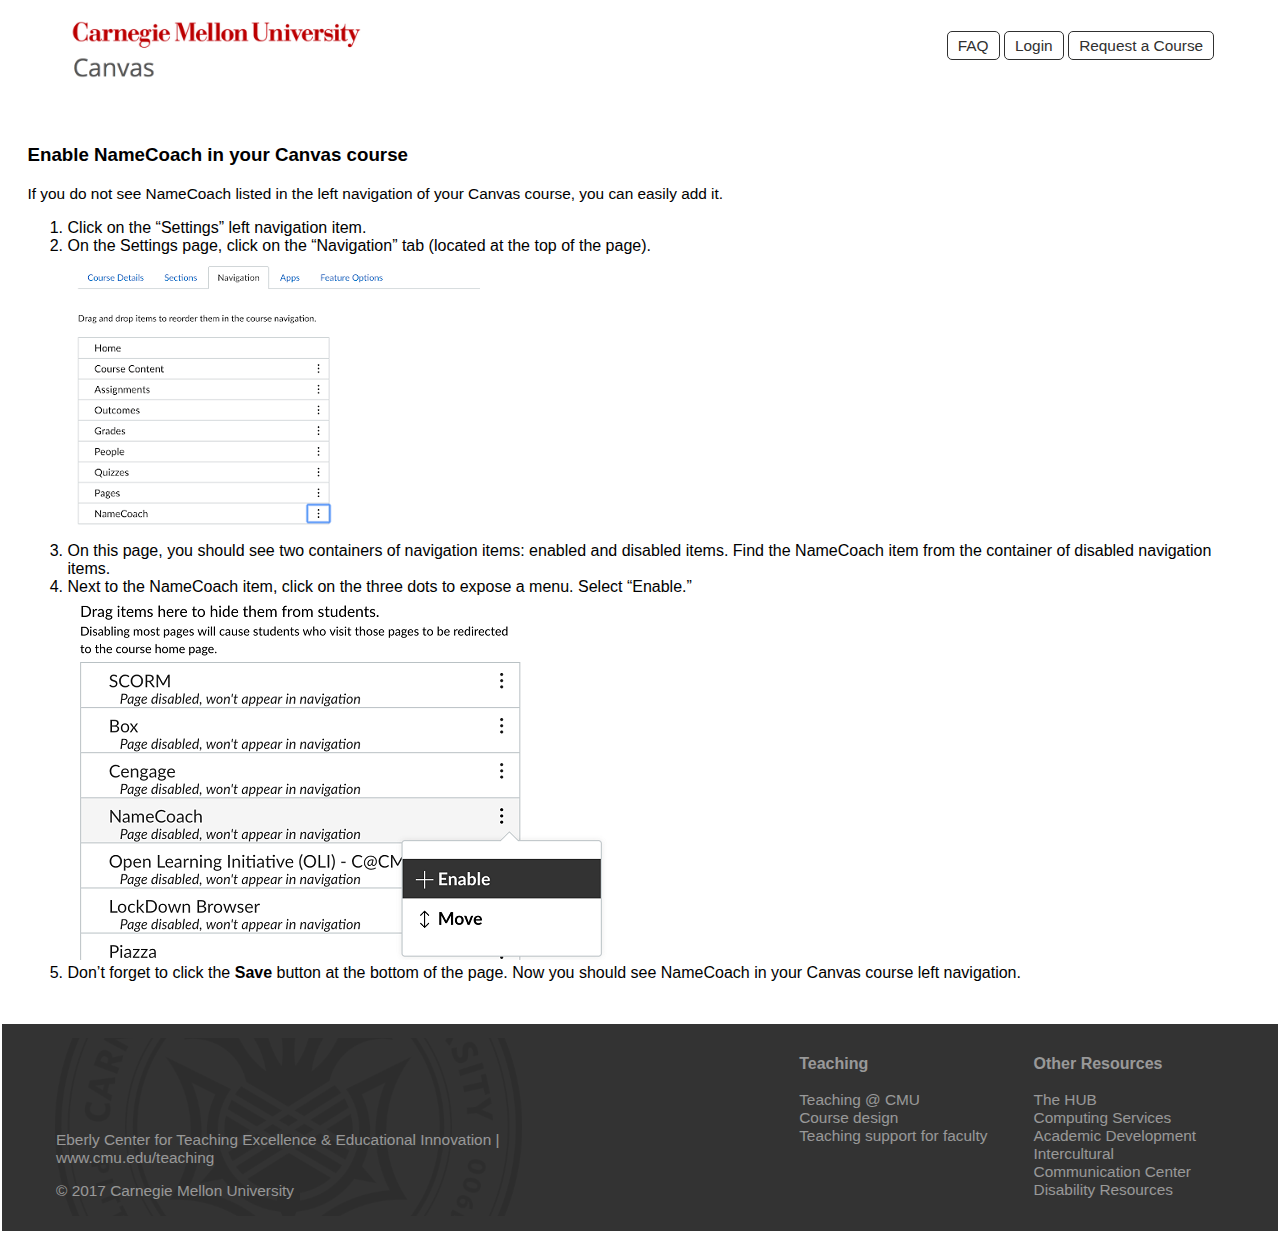
<file: pages/nc_canvas.html>
<!DOCTYPE html>
<html>
<head>
	<title>NameCoach Canvas Integration</title>

	<meta charset="UTF-8">
	<meta name="description" content="A placeholder help website for Canvas use in courses at Carnegie Mellon University. Contact the CMU Eberly Center for help or more details.">
	<meta name="keywords" content="education, university, higher education, help, canvas, learning management system, lms, carnegie mellon university, eberly center">
  <meta name="author" content="http://seanpark.xyz">
  <meta name="viewport" content="width=device-width, initial-scale=1.0">

	<link rel="icon" href="../icons/favicon.ico" />
	<link rel="stylesheet" href="../css/timeline.css"> <!-- Resource style -->
	<link rel="stylesheet" type="text/css" href="../css/styles.css">
	<link rel="stylesheet" type="text/css" href="../css/responsive.css">
	<link rel="stylesheet" type="text/css" href="../css/button.css">
	<link rel="stylesheet" type="text/css" href="../css/font-sizes.css">
	<link rel="stylesheet" href="../css/font-awesome.min.css">
	
	<!-- Google Analytics Tracker -->
	<script>
	  (function(i,s,o,g,r,a,m){i['GoogleAnalyticsObject']=r;i[r]=i[r]||function(){
	  (i[r].q=i[r].q||[]).push(arguments)},i[r].l=1*new Date();a=s.createElement(o),
	  m=s.getElementsByTagName(o)[0];a.async=1;a.src=g;m.parentNode.insertBefore(a,m)
	  })(window,document,'script','https://www.google-analytics.com/analytics.js','ga');

	  ga('create', 'UA-34625822-6', 'auto');
	  ga('send', 'pageview');

	</script>

</head>
<body>
	<header>
		<nav>
			<ul id="nav-buttons">
			  <li id="cmu-logo"><a href="https://www.cmu.edu/canvas"><img src="../images/cmu_canvas_logo.png" /></a></li>
              <li><a class="btn" href="../faqs/index.html">FAQ</a></li>
			  <li><a class="btn" href="https://cmu.instructure.com">Login</a></li>
			  <li><a class="btn" href="https://requests.eberly.cmu.edu">Request a Course</a></li>
			</ul>	
		</nav>
	</header>
	
	<main>
	<section id="canvas">
		<h3>Enable NameCoach in your Canvas course</h3>
		<p>If you do not see NameCoach listed in the left navigation of your Canvas course, you can easily add it. </p>

		<ol>
			<li>Click on the “Settings” left navigation item. </li>
			<li>On the Settings page, click on the “Navigation” tab (located at the top of the page).<br />
				<img src="../images/navigation_tab.png" alt="screenshot of Canvas settings navigation tab"/></li>
			<li>On this page, you should see two containers of navigation items: enabled and disabled items. Find the NameCoach item from the container of disabled navigation items.</li>
			<li>Next to the NameCoach item, click on the three dots to expose a menu. Select “Enable.”<br />
				<img src="../images/enable_tool.png" alt="screenshot of Canvas enable tool menu"/></li>
			<li>Don’t forget to click the <strong>Save </strong>button at the bottom of the page. Now you should see NameCoach in your Canvas course left navigation.</li>
		</ol>
		</section>
	</main>

	<footer>
		<table>
			<tr>
				<td id="copyright" colspan="2">
					<p>
						<a href="http://www.eberly.cmu.edu/">Eberly Center for Teaching Excellence & Educational Innovation</a> | <a href="http://www.cmu.edu/teaching/" target="_blank">www.cmu.edu/teaching</a>
					</p>
					<p>
						© 2017 Carnegie Mellon University
					</p>
				</td>
				<td>

				</td>
				<td>
					<ul>
						<li><b>Teaching</b></li>
						<br/>
						<li><a href="http://www.cmu.edu/teaching/">Teaching @ CMU</a></li>
						<li><a href="http://www.cmu.edu/teaching/designteach/">Course design</a></li>
						<li><a href="http://eberly.cmu.edu/services/faculty">Teaching support for faculty</a></li>
						<!--<li><a>Request a Consultation</a></li>-->
					</ul>
				</td>
				<td>
					<ul>
						<li><b>Other Resources</b></li>
						<br/>
						<li><a href="http://www.cmu.edu/hub/">The HUB</a></li>
						<li><a href="http://www.cmu.edu/computing/">Computing Services</a></li>
						<li><a href="http://www.cmu.edu/acadev/">Academic Development</a></li>
						<li><a href="http://www.cmu.edu/icc/">Intercultural Communication Center</a></li>
						<li><a href="https://www.cmu.edu/hr/eos/disability/">Disability Resources</a></li>
					</ul>
				</td>
			</tr>
		</table>
	</footer>

	<script
  src="https://code.jquery.com/jquery-3.2.1.min.js"
  integrity="sha256-hwg4gsxgFZhOsEEamdOYGBf13FyQuiTwlAQgxVSNgt4="
  crossorigin="anonymous"></script>
	<script type="text/javascript">
	  $(document).ready(function(){
                $('.answer').hide();
                
                $('a.question').on('click',function (e) {
                e.preventDefault();
          $(this).next('div.answer').slideToggle();
                
                });
          
		});

	</script>

</body>
</html>
</file>
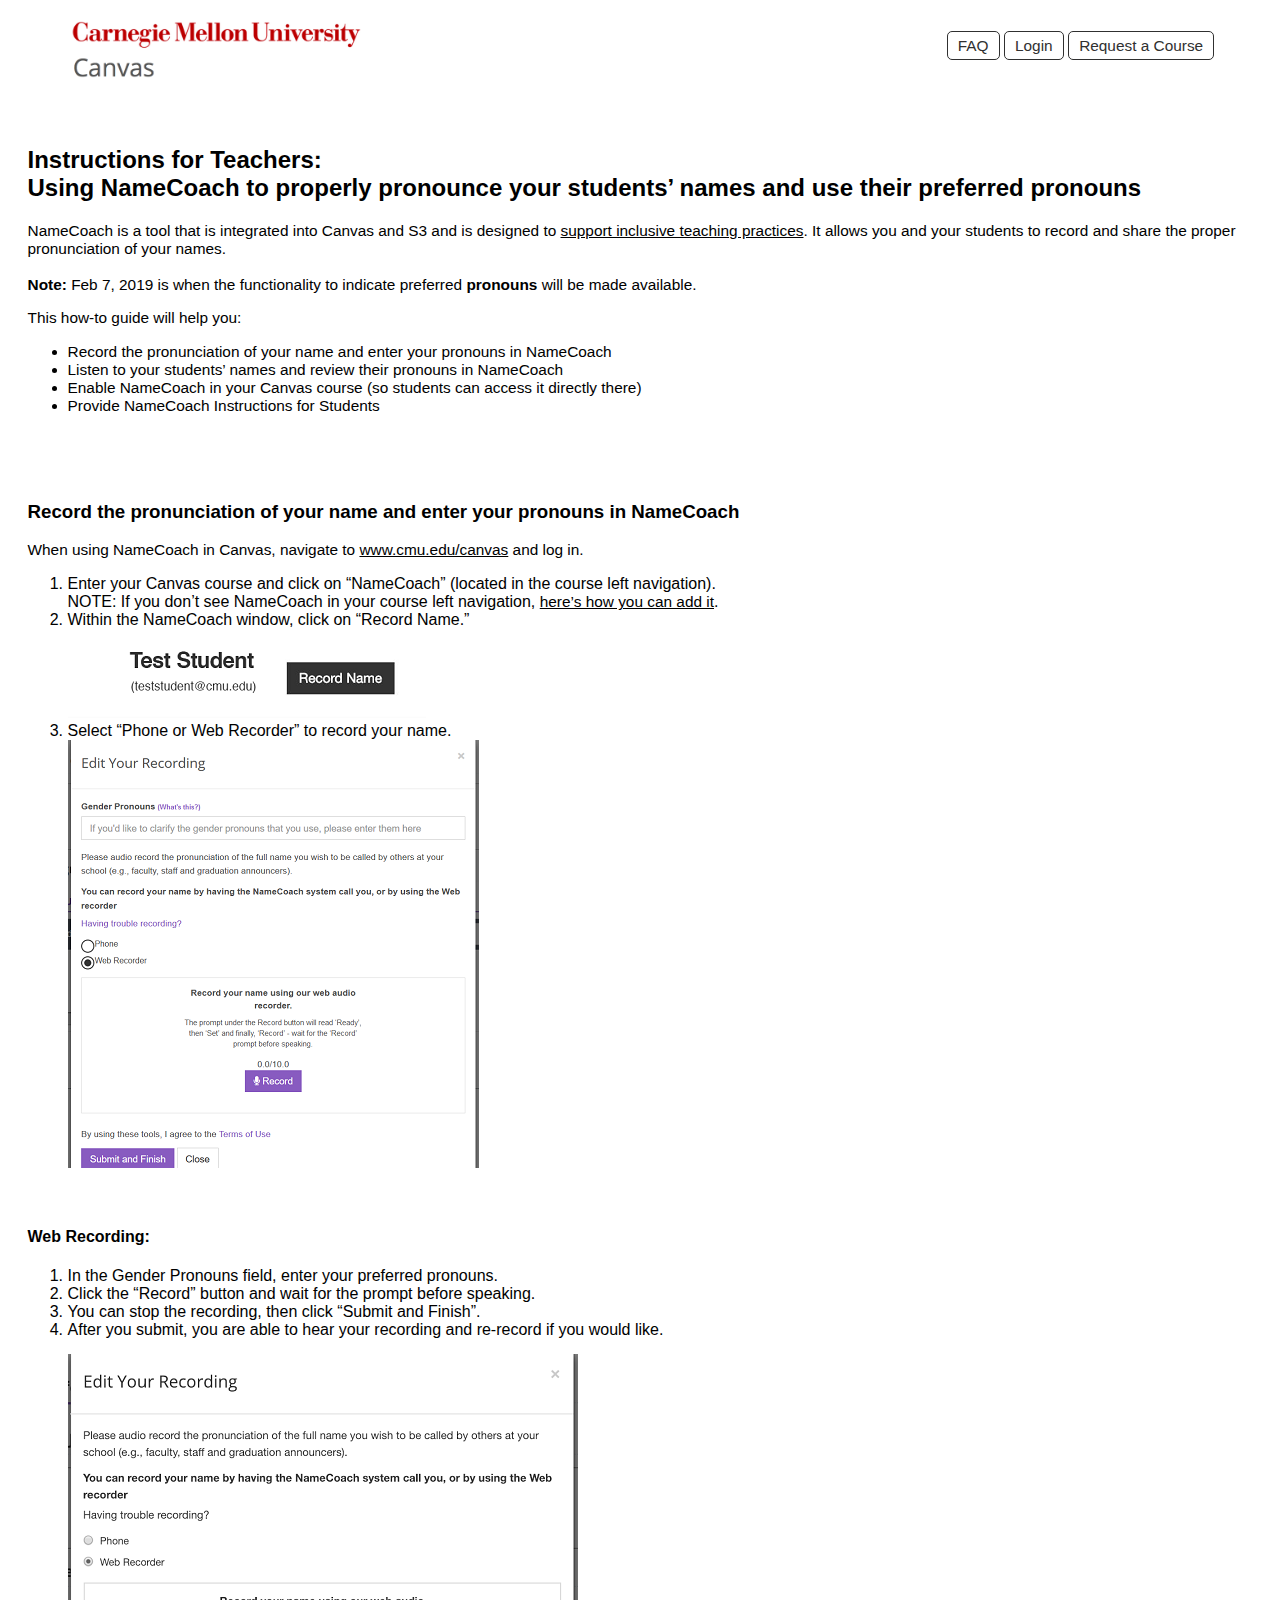
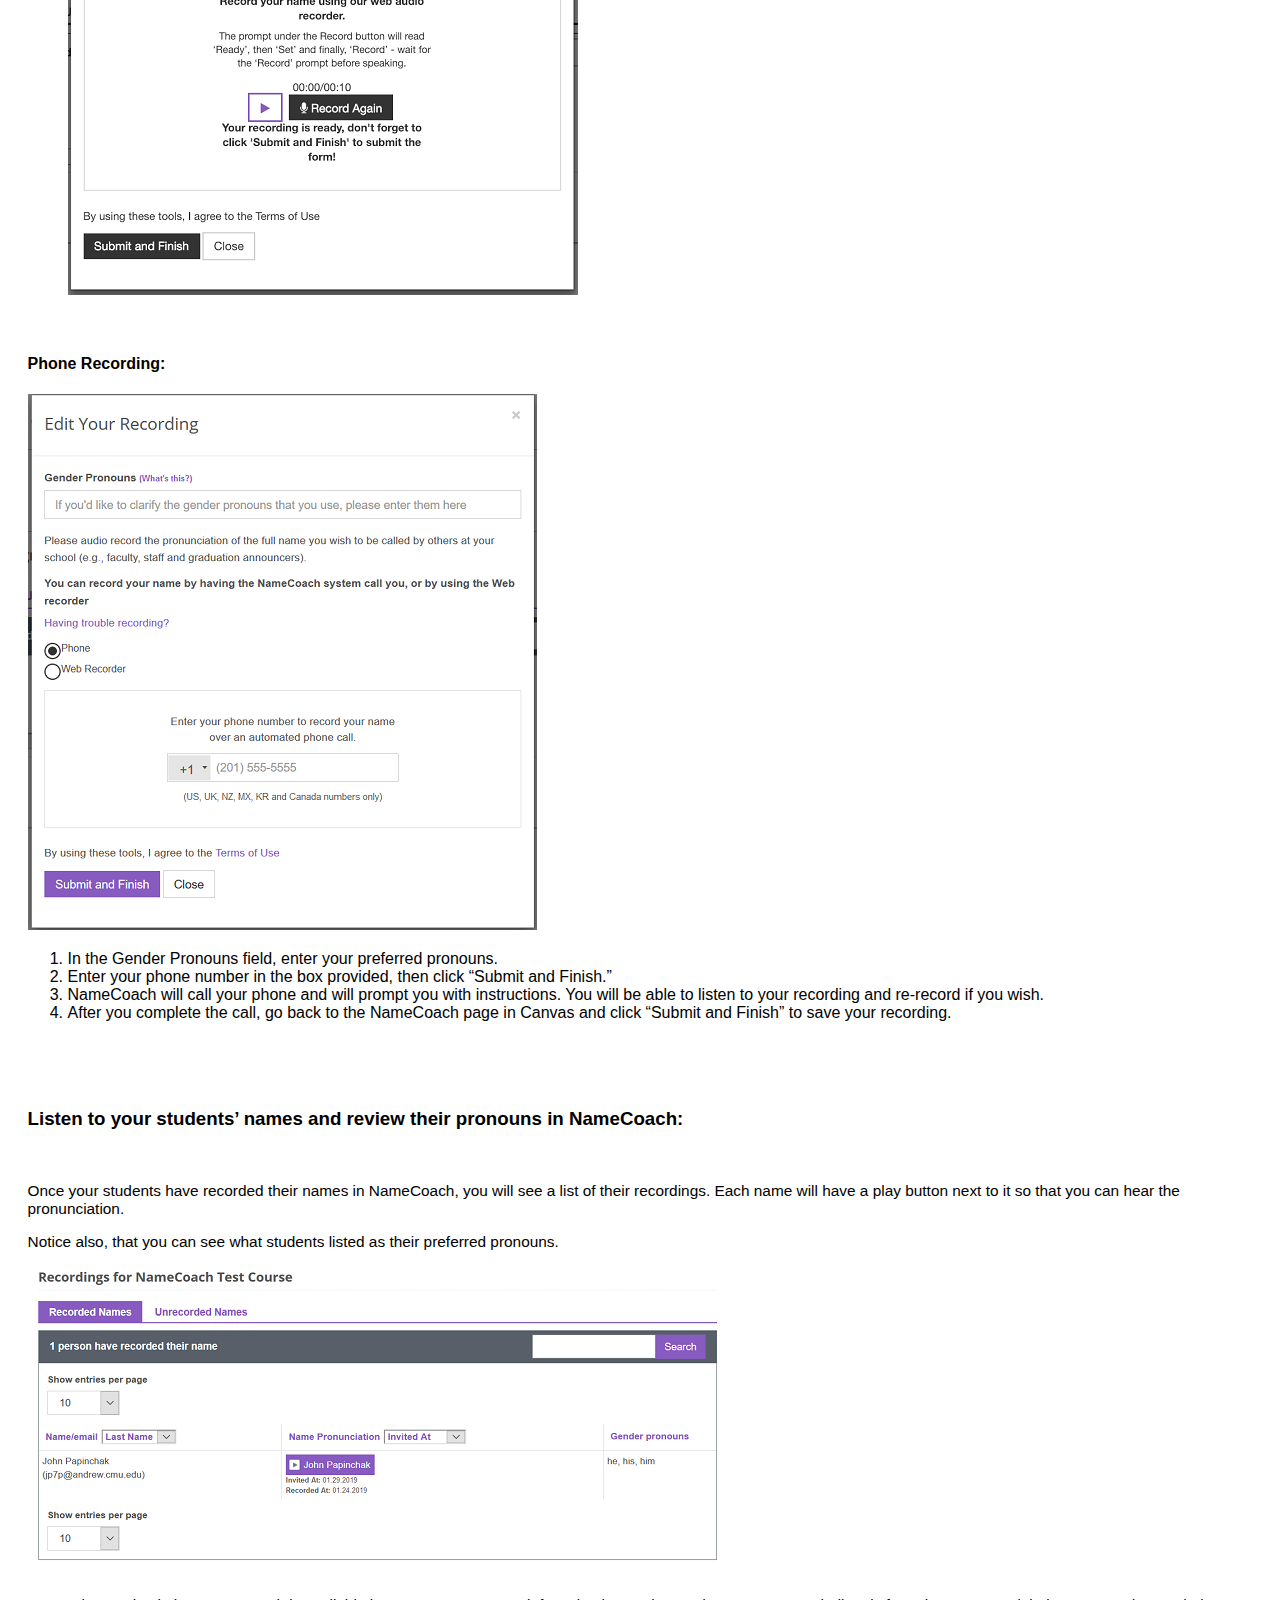
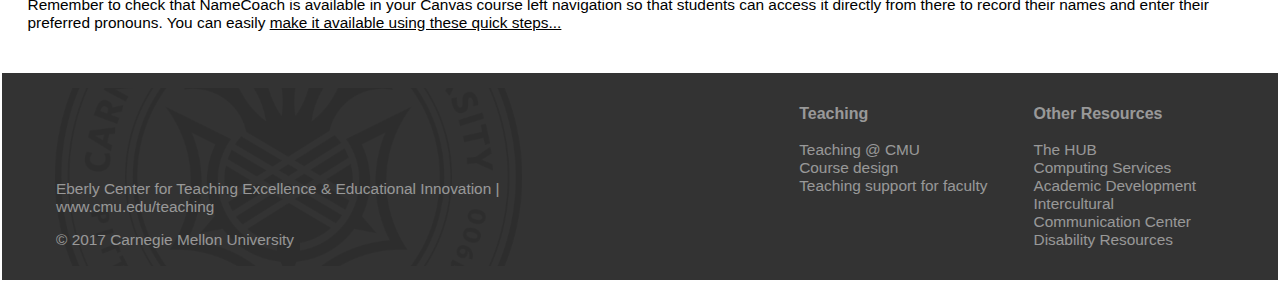
<file: pages/nc_instructor.html>
<!DOCTYPE html>
<html>
<head>
	<title>NameCoach Guide for Instructors</title>

	<meta charset="UTF-8">
	<meta name="description" content="A placeholder help website for Canvas use in courses at Carnegie Mellon University. Contact the CMU Eberly Center for help or more details.">
	<meta name="keywords" content="education, university, higher education, help, canvas, learning management system, lms, carnegie mellon university, eberly center">
  <meta name="author" content="http://seanpark.xyz">
  <meta name="viewport" content="width=device-width, initial-scale=1.0">

	<link rel="icon" href="../icons/favicon.ico" />
	<link rel="stylesheet" href="../css/timeline.css"> <!-- Resource style -->
	<link rel="stylesheet" type="text/css" href="../css/styles.css">
	<link rel="stylesheet" type="text/css" href="../css/responsive.css">
	<link rel="stylesheet" type="text/css" href="../css/button.css">
	<link rel="stylesheet" type="text/css" href="../css/font-sizes.css">
	<link rel="stylesheet" href="../css/font-awesome.min.css">
	
	<!-- Google Analytics Tracker -->
	<script>
	  (function(i,s,o,g,r,a,m){i['GoogleAnalyticsObject']=r;i[r]=i[r]||function(){
	  (i[r].q=i[r].q||[]).push(arguments)},i[r].l=1*new Date();a=s.createElement(o),
	  m=s.getElementsByTagName(o)[0];a.async=1;a.src=g;m.parentNode.insertBefore(a,m)
	  })(window,document,'script','https://www.google-analytics.com/analytics.js','ga');

	  ga('create', 'UA-34625822-6', 'auto');
	  ga('send', 'pageview');

	</script>

</head>
<body>
	<header>
		<nav>
			<ul id="nav-buttons">
			  <li id="cmu-logo"><a href="https://www.cmu.edu/canvas"><img src="../images/cmu_canvas_logo.png" /></a></li>
              <li><a class="btn" href="../faqs/index.html">FAQ</a></li>
			  <li><a class="btn" href="https://cmu.instructure.com">Login</a></li>
			  <li><a class="btn" href="https://requests.eberly.cmu.edu">Request a Course</a></li>
			</ul>	
		</nav>
	</header>
	
	<main>
	<section id="intro">
		<h2>Instructions for Teachers:<br /> 
		Using NameCoach to properly pronounce your students’ names and use their preferred pronouns</h2>
		
		<p>NameCoach is a tool that is integrated into Canvas and S3 and is designed to <u><a href="https://www.cmu.edu/teaching/designteach/teach/classroomclimate/strategies/names.html">support inclusive teaching practices</a></u>. It allows you and your students to record and share the proper pronunciation of your names.
		<br />
		<br />
		<strong>Note: </strong>Feb 7, 2019 is when the functionality to indicate preferred <strong>pronouns</strong> will be made available.</p>

		<p>This how-to guide will help you:</p>
		<ul>
			<li><a href="#record">Record the pronunciation of your name and enter your pronouns in NameCoach</a></li>
			<li><a href="#listen">Listen to your students’ names and review their pronouns in NameCoach</a></li>
			<li><a href="../pages/nc_canvas.html">Enable NameCoach in your Canvas course (so students can access it directly there)</a></li>
			<li><a href="../pages/nc_student.html">Provide NameCoach Instructions for Students</a></li>
		</ul>
	</section>
	
		<section id="record">
		<h3 id="record">Record the pronunciation of your name and enter your pronouns in NameCoach</h3>
		
		<p>When using NameCoach in Canvas, navigate to <u><a href="https://www.cmu.edu/canvas">www.cmu.edu/canvas</a></u> and log in.</p>
		
		<ol>
			<li>Enter your Canvas course and click on “NameCoach” (located in the course left navigation).<br />
			NOTE: If you don’t see NameCoach in your course left navigation, <u><a href="../pages/nc_canvas.html">here’s how you can add it</a></u>.</li>
			<li>Within the NameCoach window, click on “Record Name.”<br />
				<img src="../images/record_name.png" alt ="screenshot of NameCoach record name button"/></li>
			<li>Select “Phone or Web Recorder” to record your name.<br />
				<img src="../images/web_recorder.png" alt="screenshot of NameCoach web recorder option" /></li></ol>
		<br />
				
		<h4>Web Recording:</h4>
		<ol>
			<li>In the Gender Pronouns field, enter your preferred pronouns.</li>
			<li>Click the “Record” button and wait for the prompt before speaking.</li>
			<li>You can stop the recording, then click “Submit and Finish”.</li>
			<li>After you submit, you are able to hear your recording and re-record if you would like.
			<p><img src="../images/record_button.png" alt="screenshot of NameCoach record button"/></p>
			</li>
		</ol>
		<br />
		
		<h4>Phone Recording:</h4>
		<img src="../images/phone_recorder.png" alt="screenshot of NameCoach phone recorder option"/><br />
		<ol>
			<li>In the Gender Pronouns field, enter your preferred pronouns.</li>
			<li>Enter your phone number in the box provided, then click “Submit and Finish.”</li>
			<li>NameCoach will call your phone and will prompt you with instructions. You will be able to listen to your recording and re-record if you wish. </li>
			<li>After you complete the call, go back to the NameCoach page in Canvas and click “Submit and Finish” to save your recording.</li>
		</ol>
	</section>
		
		<section id="listen">
		<h3 id="listen">Listen to your students’ names and review their pronouns in NameCoach:</h3><br />
		<p>Once your students have recorded their names in NameCoach, you will see a list of their recordings. Each name will have a play button next to it so that you can hear the pronunciation.</p>
		<p>Notice also, that you can see what students listed as their preferred pronouns.</p>
		<p><img src="../images/roster.png" alt="screenshot of NameCoach student roster"/></p>
		<p>Remember to check that NameCoach is available in your Canvas course left navigation so that students can access it directly from there to record their names and enter their preferred pronouns. You can easily <u><a href="../pages/nc_canvas.html">make it available using these quick steps...</a></u></p>
		</section>
	</main>

	<footer>
		<table>
			<tr>
				<td id="copyright" colspan="2">
					<p>
						<a href="http://www.eberly.cmu.edu/">Eberly Center for Teaching Excellence & Educational Innovation</a> | <a href="http://www.cmu.edu/teaching/" target="_blank">www.cmu.edu/teaching</a>
					</p>
					<p>
						© 2017 Carnegie Mellon University
					</p>
				</td>
				<td>

				</td>
				<td>
					<ul>
						<li><b>Teaching</b></li>
						<br/>
						<li><a href="http://www.cmu.edu/teaching/">Teaching @ CMU</a></li>
						<li><a href="http://www.cmu.edu/teaching/designteach/">Course design</a></li>
						<li><a href="http://eberly.cmu.edu/services/faculty">Teaching support for faculty</a></li>
						<!--<li><a>Request a Consultation</a></li>-->
					</ul>
				</td>
				<td>
					<ul>
						<li><b>Other Resources</b></li>
						<br/>
						<li><a href="http://www.cmu.edu/hub/">The HUB</a></li>
						<li><a href="http://www.cmu.edu/computing/">Computing Services</a></li>
						<li><a href="http://www.cmu.edu/acadev/">Academic Development</a></li>
						<li><a href="http://www.cmu.edu/icc/">Intercultural Communication Center</a></li>
						<li><a href="https://www.cmu.edu/hr/eos/disability/">Disability Resources</a></li>
					</ul>
				</td>
			</tr>
		</table>
	</footer>

	<script
  src="https://code.jquery.com/jquery-3.2.1.min.js"
  integrity="sha256-hwg4gsxgFZhOsEEamdOYGBf13FyQuiTwlAQgxVSNgt4="
  crossorigin="anonymous"></script>
	<script type="text/javascript">
	  $(document).ready(function(){
                $('.answer').hide();
                
                $('a.question').on('click',function (e) {
                e.preventDefault();
          $(this).next('div.answer').slideToggle();
                
                });
          
		});

	</script>

</body>
</html>
</file>
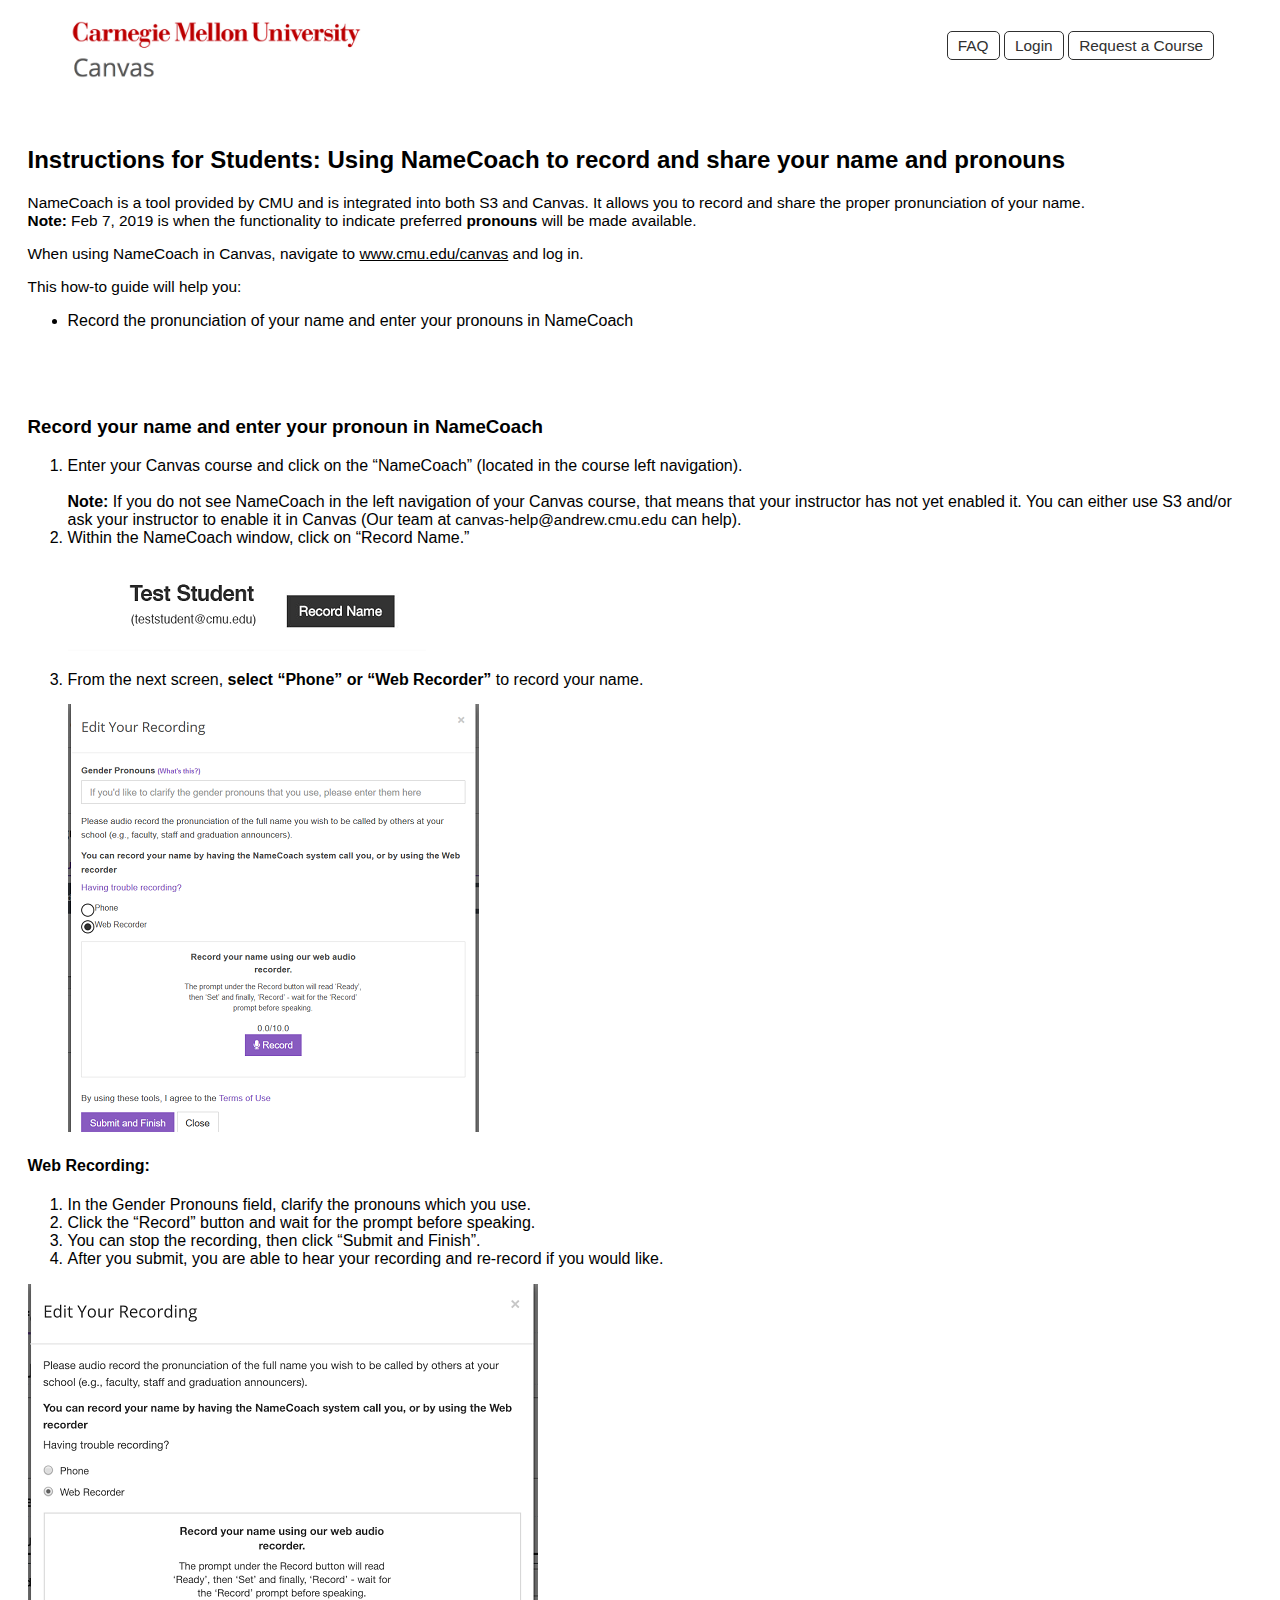
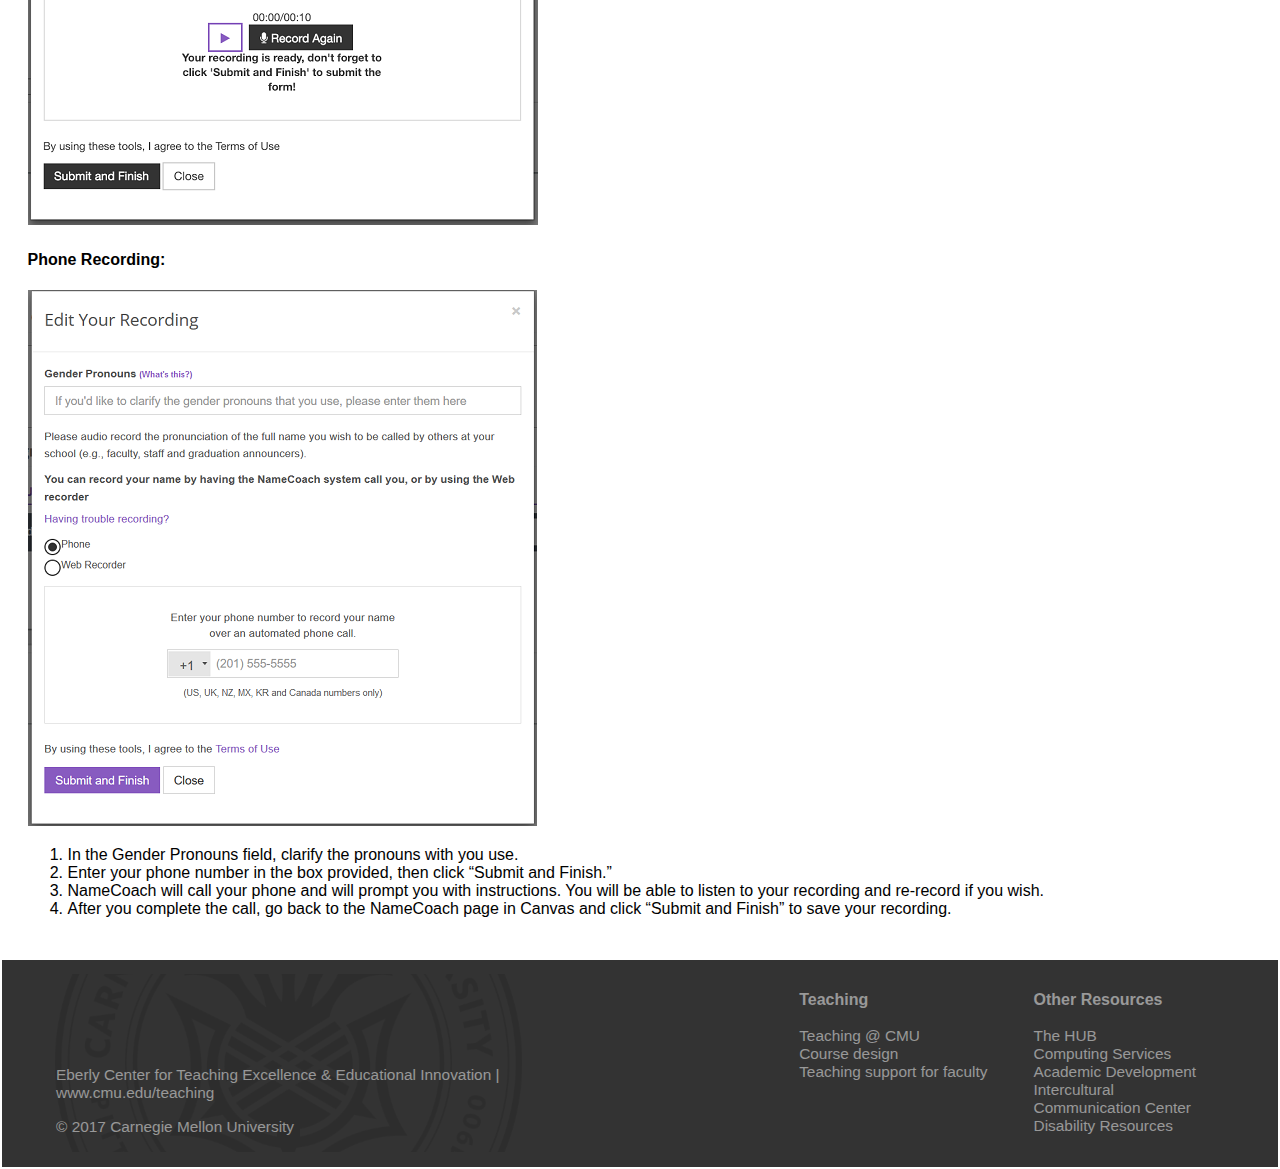
<file: pages/nc_student.html>
<!DOCTYPE html>
<html>
<head>
	<title>NameCoach Guide for Students</title>

	<meta charset="UTF-8">
	<meta name="description" content="A placeholder help website for Canvas use in courses at Carnegie Mellon University. Contact the CMU Eberly Center for help or more details.">
	<meta name="keywords" content="education, university, higher education, help, canvas, learning management system, lms, carnegie mellon university, eberly center">
  <meta name="author" content="http://seanpark.xyz">
  <meta name="viewport" content="width=device-width, initial-scale=1.0">

	<link rel="icon" href="../icons/favicon.ico" />
	<link rel="stylesheet" href="../css/timeline.css"> <!-- Resource style -->
	<link rel="stylesheet" type="text/css" href="../css/styles.css">
	<link rel="stylesheet" type="text/css" href="../css/responsive.css">
	<link rel="stylesheet" type="text/css" href="../css/button.css">
	<link rel="stylesheet" type="text/css" href="../css/font-sizes.css">
	<link rel="stylesheet" href="../css/font-awesome.min.css">
	
	<!-- Google Analytics Tracker -->
	<script>
	  (function(i,s,o,g,r,a,m){i['GoogleAnalyticsObject']=r;i[r]=i[r]||function(){
	  (i[r].q=i[r].q||[]).push(arguments)},i[r].l=1*new Date();a=s.createElement(o),
	  m=s.getElementsByTagName(o)[0];a.async=1;a.src=g;m.parentNode.insertBefore(a,m)
	  })(window,document,'script','https://www.google-analytics.com/analytics.js','ga');

	  ga('create', 'UA-34625822-6', 'auto');
	  ga('send', 'pageview');

	</script>

</head>
<body>
	<header>
		<nav>
			<ul id="nav-buttons">
			  <li id="cmu-logo"><a href="https://www.cmu.edu/canvas"><img src="../images/cmu_canvas_logo.png" /></a></li>
              <li><a class="btn" href="../faqs/index.html">FAQ</a></li>
			  <li><a class="btn" href="https://cmu.instructure.com">Login</a></li>
			  <li><a class="btn" href="https://requests.eberly.cmu.edu">Request a Course</a></li>
			</ul>	
		</nav>
	</header>

</head>
	
	<main>
	<section>
	<h2>Instructions for Students: Using NameCoach to record and share your name and pronouns</h2>
	<p>NameCoach is a tool provided by CMU and is integrated into both S3 and Canvas. It allows you to record and share the proper pronunciation of your name.<br />
	<strong>Note:</strong> Feb 7, 2019 is when the functionality to indicate preferred <strong>pronouns</strong> will be made available.</h3>
	<p>When using NameCoach in Canvas, navigate to <u><a href="https://www.cmu.edu/canvas">www.cmu.edu/canvas</u></a> and log in.</p>
	<p>This how-to guide will help you:<br/>
	<ul><li>Record the pronunciation of your name and enter your pronouns in NameCoach</li></ul></p>
	</section>
	
	<section>
	<h3>Record your name and enter your pronoun in NameCoach</h3>
		<ol>
			<li>Enter your Canvas course and click on the “NameCoach” (located in the course left navigation).<br /><br />
			<strong>Note:</strong> If you do not see NameCoach in the left navigation of your Canvas course, that means that your instructor has not yet enabled it. You can either use S3 and/or ask your instructor to enable it in Canvas (Our team at <a href="mailto:canvas-help@andrew.cmu.edu">canvas-help@andrew.cmu.edu</a> can help).</li>
			<li>Within the NameCoach window, click on “Record Name.”</li>
				<p><img src="../images/record_name.png" alt="screenshot of NameCoach record name button" /></p>
			<li>From the next screen, <strong>select “Phone” or “Web Recorder”</strong> to record your name.</li>
				<p><img src="../images/web_recorder.png" alt="screenshot of NameCoach web recorder"/></p>
			</ol>
	<h4>Web Recording:</h4>
		<ol>
			<li>In the Gender Pronouns field, clarify the pronouns which you use.</li>
			<li>Click the “Record” button and wait for the prompt before speaking.</li>
			<li>You can stop the recording, then click “Submit and Finish”.</li>
			<li>After you submit, you are able to hear your recording and re-record if you would like.</li>
			</ol>
			<p><img src="../images/record_button.png" alt="screenshot of NameCoach record button"/></p>
			
	<h4>Phone Recording:</h4>
		<img src="../images/phone_recorder.png" alt="screenshot of NameCoach phone recorder"/><br />
		<ol>
			<li>In the Gender Pronouns field, clarify the pronouns with you use.</li>
			<li>Enter your phone number in the box provided, then click “Submit and Finish.”</li>
			<li>NameCoach will call your phone and will prompt you with instructions. You will be able to listen to your recording and re-record if you wish. </li>
			<li>After you complete the call, go back to the NameCoach page in Canvas and click “Submit and Finish” to save your recording.</li>
		</ol>
	</section>
	</main>

	<footer>
		<table>
			<tr>
				<td id="copyright" colspan="2">
					<p>
						<a href="http://www.eberly.cmu.edu/">Eberly Center for Teaching Excellence & Educational Innovation</a> | <a href="http://www.cmu.edu/teaching/" target="_blank">www.cmu.edu/teaching</a>
					</p>
					<p>
						© 2017 Carnegie Mellon University
					</p>
				</td>
				<td>

				</td>
				<td>
					<ul>
						<li><b>Teaching</b></li>
						<br/>
						<li><a href="http://www.cmu.edu/teaching/">Teaching @ CMU</a></li>
						<li><a href="http://www.cmu.edu/teaching/designteach/">Course design</a></li>
						<li><a href="http://eberly.cmu.edu/services/faculty">Teaching support for faculty</a></li>
						<!--<li><a>Request a Consultation</a></li>-->
					</ul>
				</td>
				<td>
					<ul>
						<li><b>Other Resources</b></li>
						<br/>
						<li><a href="http://www.cmu.edu/hub/">The HUB</a></li>
						<li><a href="http://www.cmu.edu/computing/">Computing Services</a></li>
						<li><a href="http://www.cmu.edu/acadev/">Academic Development</a></li>
						<li><a href="http://www.cmu.edu/icc/">Intercultural Communication Center</a></li>
						<li><a href="https://www.cmu.edu/hr/eos/disability/">Disability Resources</a></li>
					</ul>
				</td>
			</tr>
		</table>
	</footer>

	<script
  src="https://code.jquery.com/jquery-3.2.1.min.js"
  integrity="sha256-hwg4gsxgFZhOsEEamdOYGBf13FyQuiTwlAQgxVSNgt4="
  crossorigin="anonymous"></script>
	<script type="text/javascript">
	  $(document).ready(function(){
                $('.answer').hide();
                
                $('a.question').on('click',function (e) {
                e.preventDefault();
          $(this).next('div.answer').slideToggle();
                
                });
          
		});

	</script>

</body>
</html>
</file>
<file: css/timeline.css>
/* -------------------------------- 

Primary style

-------------------------------- */
html * {
  -webkit-font-smoothing: antialiased;
  -moz-osx-font-smoothing: grayscale;
}

*, *:after, *:before {
  -webkit-box-sizing: border-box;
  -moz-box-sizing: border-box;
  box-sizing: border-box;
}

img {
  max-width: 100%;
}

h1, h2 {
  font-family: "Open Sans", sans-serif;
  font-weight: bold;
}

/* -------------------------------- 

Modules - reusable parts of our design

-------------------------------- */
.cd-container {
  /* this class is used to give a max-width to the element it is applied to, and center it horizontally when it reaches that max-width */
  width: 90%;
  max-width: 1170px;
  margin: 0 auto;
}
.cd-container::after {
  /* clearfix */
  content: '';
  display: table;
  clear: both;
}

/* -------------------------------- 

Main components 

-------------------------------- */

#cd-timeline {
  position: relative;
  padding: 2em 0;
  margin-top: 2em;
  margin-bottom: 2em;
}
#cd-timeline::before {
  /* this is the vertical line */
  content: '';
  position: absolute;
  top: 0;
  left: 18px;
  height: 100%;
  width: 4px;
  background: #d7e4ed;
}
@media only screen and (min-width: 1170px) {
  #cd-timeline {
    margin-top: 3em;
    margin-bottom: 3em;
  }
  #cd-timeline::before {
    left: 50%;
    margin-left: -2px;
  }
}

.cd-timeline-block {
  position: relative;
  margin: 2em 0;
}
.cd-timeline-block:after {
  content: "";
  display: table;
  clear: both;
}
.cd-timeline-block:first-child {
  margin-top: 0;
}
.cd-timeline-block:last-child {
  margin-bottom: 0;
}
@media only screen and (min-width: 1170px) {
  .cd-timeline-block {
    margin: 4em 0;
  }
  .cd-timeline-block:first-child {
    margin-top: 0;
  }
  .cd-timeline-block:last-child {
    margin-bottom: 0;
  }
}

.cd-timeline-img {
  position: absolute;
  top: 0;
  left: 0;
  width: 40px;
  height: 40px;
  border-radius: 50%;
  box-shadow: 0 0 0 4px white, inset 0 2px 0 rgba(0, 0, 0, 0.08), 0 3px 0 4px rgba(0, 0, 0, 0.05);
}
.cd-timeline-img.cd-circle {
  background: #800000;
}
@media only screen and (min-width: 1170px) {
  .cd-timeline-img {
    width: 30px;
    height: 30px;
    left: 50%;
    margin-top: 15px;
    margin-left: -15px;
    /* Force Hardware Acceleration in WebKit */
    -webkit-transform: translateZ(0);
    -webkit-backface-visibility: hidden;
  }
  .cssanimations .cd-timeline-img.is-hidden {
    visibility: hidden;
  }
  .cssanimations .cd-timeline-img.bounce-in {
    visibility: visible;
    -webkit-animation: cd-bounce-1 0.6s;
    -moz-animation: cd-bounce-1 0.6s;
    animation: cd-bounce-1 0.6s;
  }
}

@-webkit-keyframes cd-bounce-1 {
  0% {
    opacity: 0;
    -webkit-transform: scale(0.5);
  }

  60% {
    opacity: 1;
    -webkit-transform: scale(1.2);
  }

  100% {
    -webkit-transform: scale(1);
  }
}
@-moz-keyframes cd-bounce-1 {
  0% {
    opacity: 0;
    -moz-transform: scale(0.5);
  }

  60% {
    opacity: 1;
    -moz-transform: scale(1.2);
  }

  100% {
    -moz-transform: scale(1);
  }
}
@keyframes cd-bounce-1 {
  0% {
    opacity: 0;
    -webkit-transform: scale(0.5);
    -moz-transform: scale(0.5);
    -ms-transform: scale(0.5);
    -o-transform: scale(0.5);
    transform: scale(0.5);
  }

  60% {
    opacity: 1;
    -webkit-transform: scale(1.2);
    -moz-transform: scale(1.2);
    -ms-transform: scale(1.2);
    -o-transform: scale(1.2);
    transform: scale(1.2);
  }

  100% {
    -webkit-transform: scale(1);
    -moz-transform: scale(1);
    -ms-transform: scale(1);
    -o-transform: scale(1);
    transform: scale(1);
  }
}
.cd-timeline-content {
  position: relative;
  margin-left: 60px;
  background: white;
  border-radius: 0.25em;
  padding: 1em;
  box-shadow: 0 3px 0 #d7e4ed;
}
.cd-timeline-content:after {
  content: "";
  display: table;
  clear: both;
}
.cd-timeline-content h2 {
  color: #303e49;
}
.cd-timeline-content p, .cd-timeline-content .cd-read-more, .cd-timeline-content .cd-date {
  font-size: 13px;
  font-size: 0.8125rem;
}
.cd-timeline-content .cd-read-more, .cd-timeline-content .cd-date {
  display: inline-block;
}
.cd-timeline-content p {
  margin: 1em 0;
  line-height: 1.6;
}
.cd-timeline-content .cd-read-more {
  float: right;
  padding: .8em 1em;
  background: #acb7c0;
  color: white;
  border-radius: 0.25em;
}
.no-touch .cd-timeline-content .cd-read-more:hover {
  background-color: #bac4cb;
}
.cd-timeline-content .cd-date {
  float: left;
  padding: .8em 0;
  opacity: .7;
}
.cd-timeline-content::before {
  content: '';
  position: absolute;
  top: 16px;
  right: 100%;
  height: 0;
  width: 0;
  border: 7px solid transparent;
  border-right: 7px solid white;
}
@media only screen and (min-width: 768px) {
  .cd-timeline-content h2 {
    font-size: 20px;
    font-size: 1.25rem;
  }
  .cd-timeline-content p {
    font-size: 16px;
    font-size: 1rem;
  }
  .cd-timeline-content .cd-read-more, .cd-timeline-content .cd-date {
    font-size: 14px;
    font-size: 0.875rem;
  }
}
@media only screen and (min-width: 1170px) {
  .cd-timeline-content {
    margin-left: 0;
    padding: 1.6em;
    width: 45%;
  }
  .cd-timeline-content::before {
    top: 24px;
    left: 100%;
    border-color: transparent;
    border-left-color: white;
  }
  .cd-timeline-content .cd-read-more {
    float: left;
  }
  .cd-timeline-content .cd-date {
    position: absolute;
    width: 100%;
    left: 122%;
    top: 6px;
    font-size: 16px;
    font-size: 1rem;
  }
  .cd-timeline-block:nth-child(even) .cd-timeline-content {
    float: right;
  }
  .cd-timeline-block:nth-child(even) .cd-timeline-content::before {
    top: 24px;
    left: auto;
    right: 100%;
    border-color: transparent;
    border-right-color: white;
  }
  .cd-timeline-block:nth-child(even) .cd-timeline-content .cd-read-more {
    float: right;
  }
  .cd-timeline-block:nth-child(even) .cd-timeline-content .cd-date {
    left: auto;
    right: 122%;
    text-align: right;
  }
  .cssanimations .cd-timeline-content.is-hidden {
    visibility: hidden;
  }
  .cssanimations .cd-timeline-content.bounce-in {
    visibility: visible;
    -webkit-animation: cd-bounce-2 0.6s;
    -moz-animation: cd-bounce-2 0.6s;
    animation: cd-bounce-2 0.6s;
  }
}

@media only screen and (min-width: 1170px) {
  /* inverse bounce effect on even content blocks */
  .cssanimations .cd-timeline-block:nth-child(even) .cd-timeline-content.bounce-in {
    -webkit-animation: cd-bounce-2-inverse 0.6s;
    -moz-animation: cd-bounce-2-inverse 0.6s;
    animation: cd-bounce-2-inverse 0.6s;
  }
}
@-webkit-keyframes cd-bounce-2 {
  0% {
    opacity: 0;
    -webkit-transform: translateX(-100px);
  }

  60% {
    opacity: 1;
    -webkit-transform: translateX(20px);
  }

  100% {
    -webkit-transform: translateX(0);
  }
}
@-moz-keyframes cd-bounce-2 {
  0% {
    opacity: 0;
    -moz-transform: translateX(-100px);
  }

  60% {
    opacity: 1;
    -moz-transform: translateX(20px);
  }

  100% {
    -moz-transform: translateX(0);
  }
}
@keyframes cd-bounce-2 {
  0% {
    opacity: 0;
    -webkit-transform: translateX(-100px);
    -moz-transform: translateX(-100px);
    -ms-transform: translateX(-100px);
    -o-transform: translateX(-100px);
    transform: translateX(-100px);
  }

  60% {
    opacity: 1;
    -webkit-transform: translateX(20px);
    -moz-transform: translateX(20px);
    -ms-transform: translateX(20px);
    -o-transform: translateX(20px);
    transform: translateX(20px);
  }

  100% {
    -webkit-transform: translateX(0);
    -moz-transform: translateX(0);
    -ms-transform: translateX(0);
    -o-transform: translateX(0);
    transform: translateX(0);
  }
}
@-webkit-keyframes cd-bounce-2-inverse {
  0% {
    opacity: 0;
    -webkit-transform: translateX(100px);
  }

  60% {
    opacity: 1;
    -webkit-transform: translateX(-20px);
  }

  100% {
    -webkit-transform: translateX(0);
  }
}
@-moz-keyframes cd-bounce-2-inverse {
  0% {
    opacity: 0;
    -moz-transform: translateX(100px);
  }

  60% {
    opacity: 1;
    -moz-transform: translateX(-20px);
  }

  100% {
    -moz-transform: translateX(0);
  }
}
@keyframes cd-bounce-2-inverse {
  0% {
    opacity: 0;
    -webkit-transform: translateX(100px);
    -moz-transform: translateX(100px);
    -ms-transform: translateX(100px);
    -o-transform: translateX(100px);
    transform: translateX(100px);
  }

  60% {
    opacity: 1;
    -webkit-transform: translateX(-20px);
    -moz-transform: translateX(-20px);
    -ms-transform: translateX(-20px);
    -o-transform: translateX(-20px);
    transform: translateX(-20px);
  }

  100% {
    -webkit-transform: translateX(0);
    -moz-transform: translateX(0);
    -ms-transform: translateX(0);
    -o-transform: translateX(0);
    transform: translateX(0);
  }
}
</file>
<file: css/styles.css>
html
{
	font-family: 'Open Sans', sans-serif;
}

body
{
	margin: 1px;
	padding: 1px;
}

*
{
	max-width: 100% !important;
}

a
{
	text-decoration: none;
	color: inherit;
	transition: all .2s ease;
}

a:hover
{
	color: #AF001F;
}

/* NAV STYLES */

nav > table
{
	border-collapse:separate; 
	border-spacing: .6em;
	width: 50%;
	table-layout: fixed;
	text-align: right;
}

.banner
{
	height: 400px;
	position: relative;
}

.announcement
{
	padding: 0 30px 10px 30px;
	background: rgba(255,255,255,.8);
	width: 40%;
	margin: 0;
	position: absolute;
	bottom: 30px;
	left: 3%;
}

.announcement
h5
{
	color: #303030;
}


/* NAV */


#nav-buttons
{
	list-style: none;
	width: 90%;
	padding: 0;
	display: inline-block;
	text-align: right;
	margin: 0 5%;
}


#nav-buttons
li
{
	padding-top: 25px;
	margin-top: 10px;
	display: inline-block;
}

#cmu-logo
{
	padding-top: 0 !important;
	width: 300px;
	float: left;
	display: inline-block;
}

#home-banner
{
	background-image: url(../images/test-banner.jpg);
	background-size: cover;
	background-position: 50%
}

/* MAIN */

section
{
	padding: 2%;
}

#contact-info
{
	text-align: center;
	background-color: #f3f3f3;
	padding-bottom: 50px;
}

#contact-info h2
{
	margin-bottom: 40px;
}

#contact-info ul
{
	margin: 0 40% auto;
	padding: 0;
	width: 20%;
	text-align: left;
	list-style: none;
}

main table
{
	table-layout: fixed;
	width: 100%;
	padding: 2% 10%;
}

main table td
{
	padding: 3%;
}


/* FOOTER */

footer
{
	background-color: #333;
	color: rgba(255,255,255,.5);
}

footer
#copyright
{
	background: url("../images/logo-backdrop.png") no-repeat;
	background-size: cover;
	background-position: center;
}

footer
#copyright
{
	vertical-align: bottom;
}

footer table
{
	width: 96%;
	margin: 0 auto;
	padding: 1% 2%;
	table-layout: fixed;
}

footer ul
{
	list-style: none;
}

footer td
{
	vertical-align: top;
}
</file>
<file: css/responsive.css>
@media screen and (max-width: 968px) {

	td
	{
		display: block;
	}

	nav
	{
		padding-bottom: 20px;
	}

	nav > table
	{
		width: 100%;
	}

	#cmu-logo
	{
		width: 100%;
		float: none;
		padding: 0;
		margin: 0;
		text-align: center;
	}

	#cmu-logo img
	{
		min-width: 300px;
		width: 50%;
	}

	#nav-buttons
	{
		text-align: center;
	}

	#nav-buttons ul
	{
		margin: 0 auto;
		width: 50%;
		text-align: center;
	}

	#nav-buttons li 
	{
		text-align: center;
		float:center;
		padding-top: 0;
	}

	#nav-buttons .btn
	{
		width: 100% !important;
	}

	.announcement
	{
		width: 100%;
		bottom: 0;
		left: 0;
	}

	.announcement p
	{
		width: 90%;
	}

	#contact-info ul
	{
		width: 100%;
		margin: 0;
		padding: 0;
		text-align: center;
	}

	footer
	#copyright
	{
		background: none;
	}

}
</file>
<file: css/button.css>
.btn
{
	border-radius: 5px;
	border: 1px solid #303030;
	color: #303030;
	padding: 5px 10px;
	transition: all .5s ease;
}

.btn:hover
{
	border: 1px solid #AF001F;
	color: #AF001F;
	cursor: pointer;
}
</file>
<file: css/font-sizes.css>
h5
{
	font-size: calc(11px + .7vw);
}

a, p
{
	font-size: calc(9px + .5vw);
}

small
{
	font-size: calc(5px + .5vw);
}
</file>
